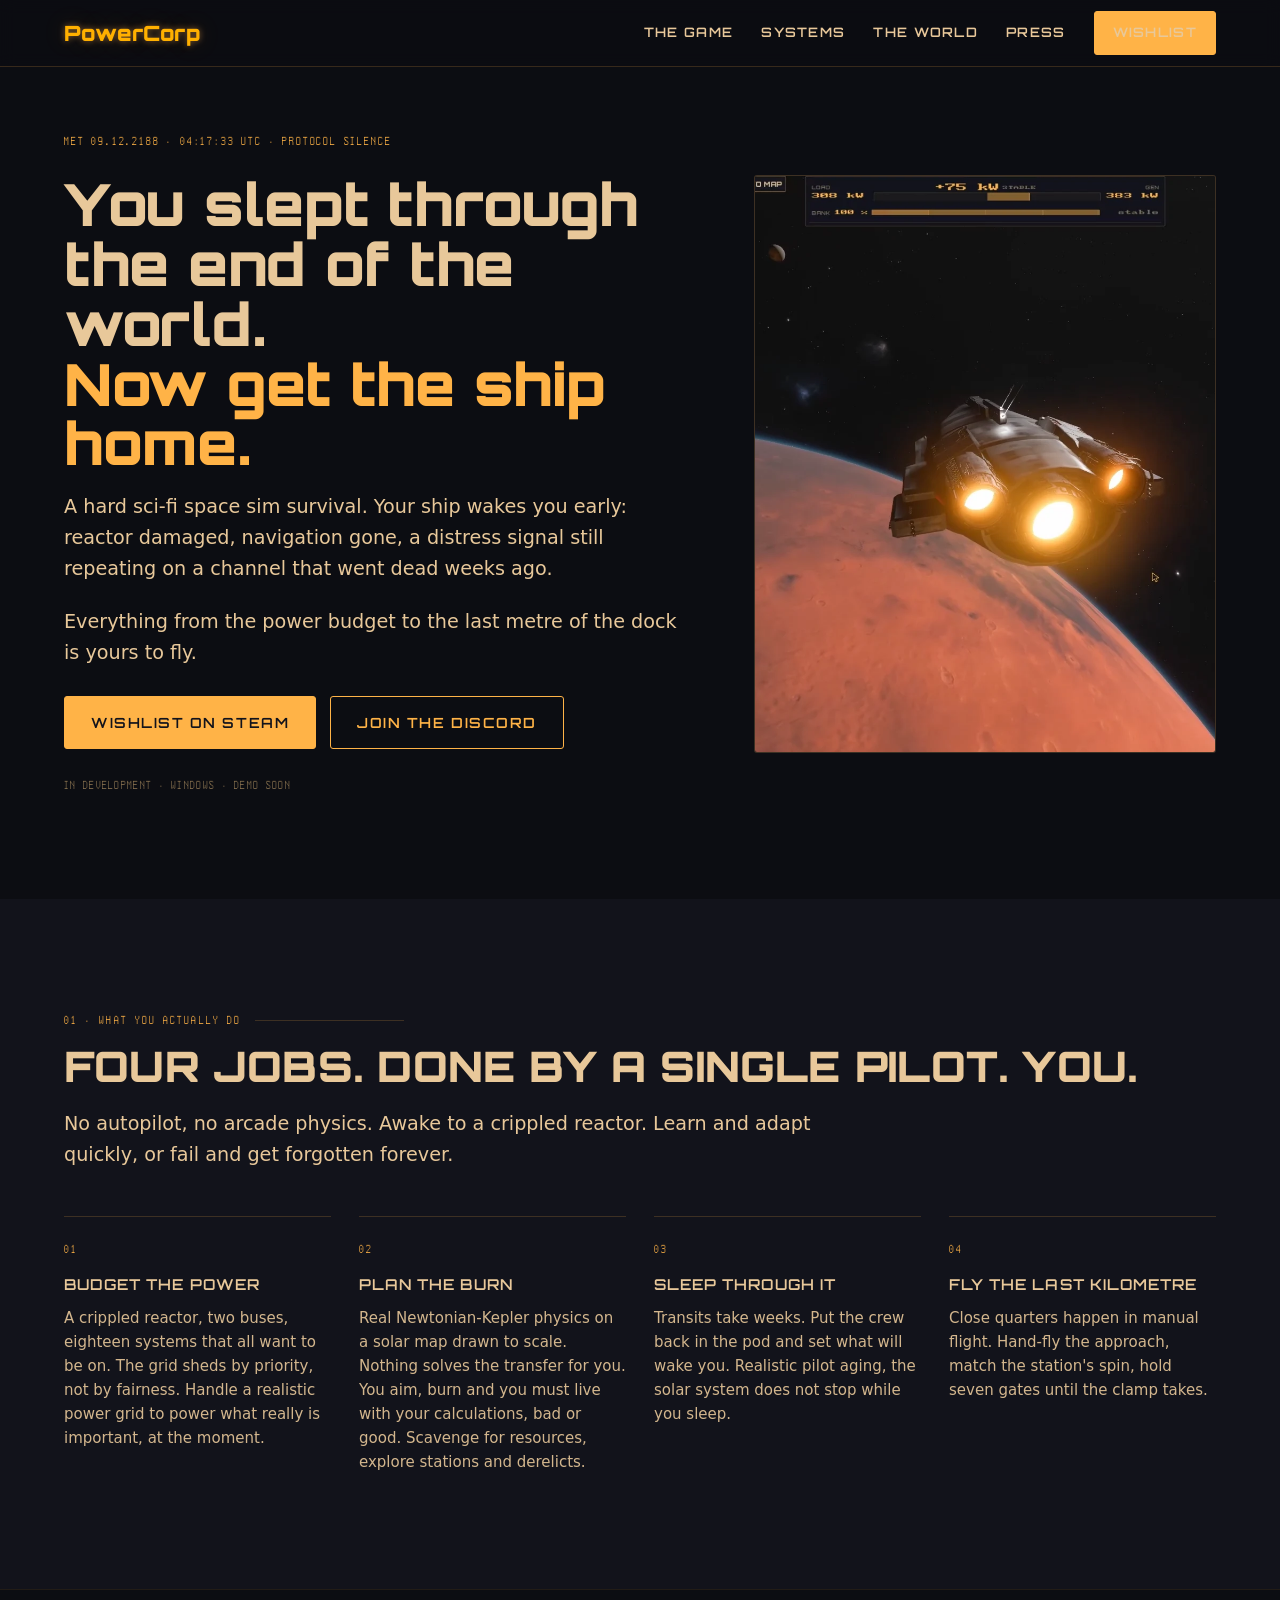
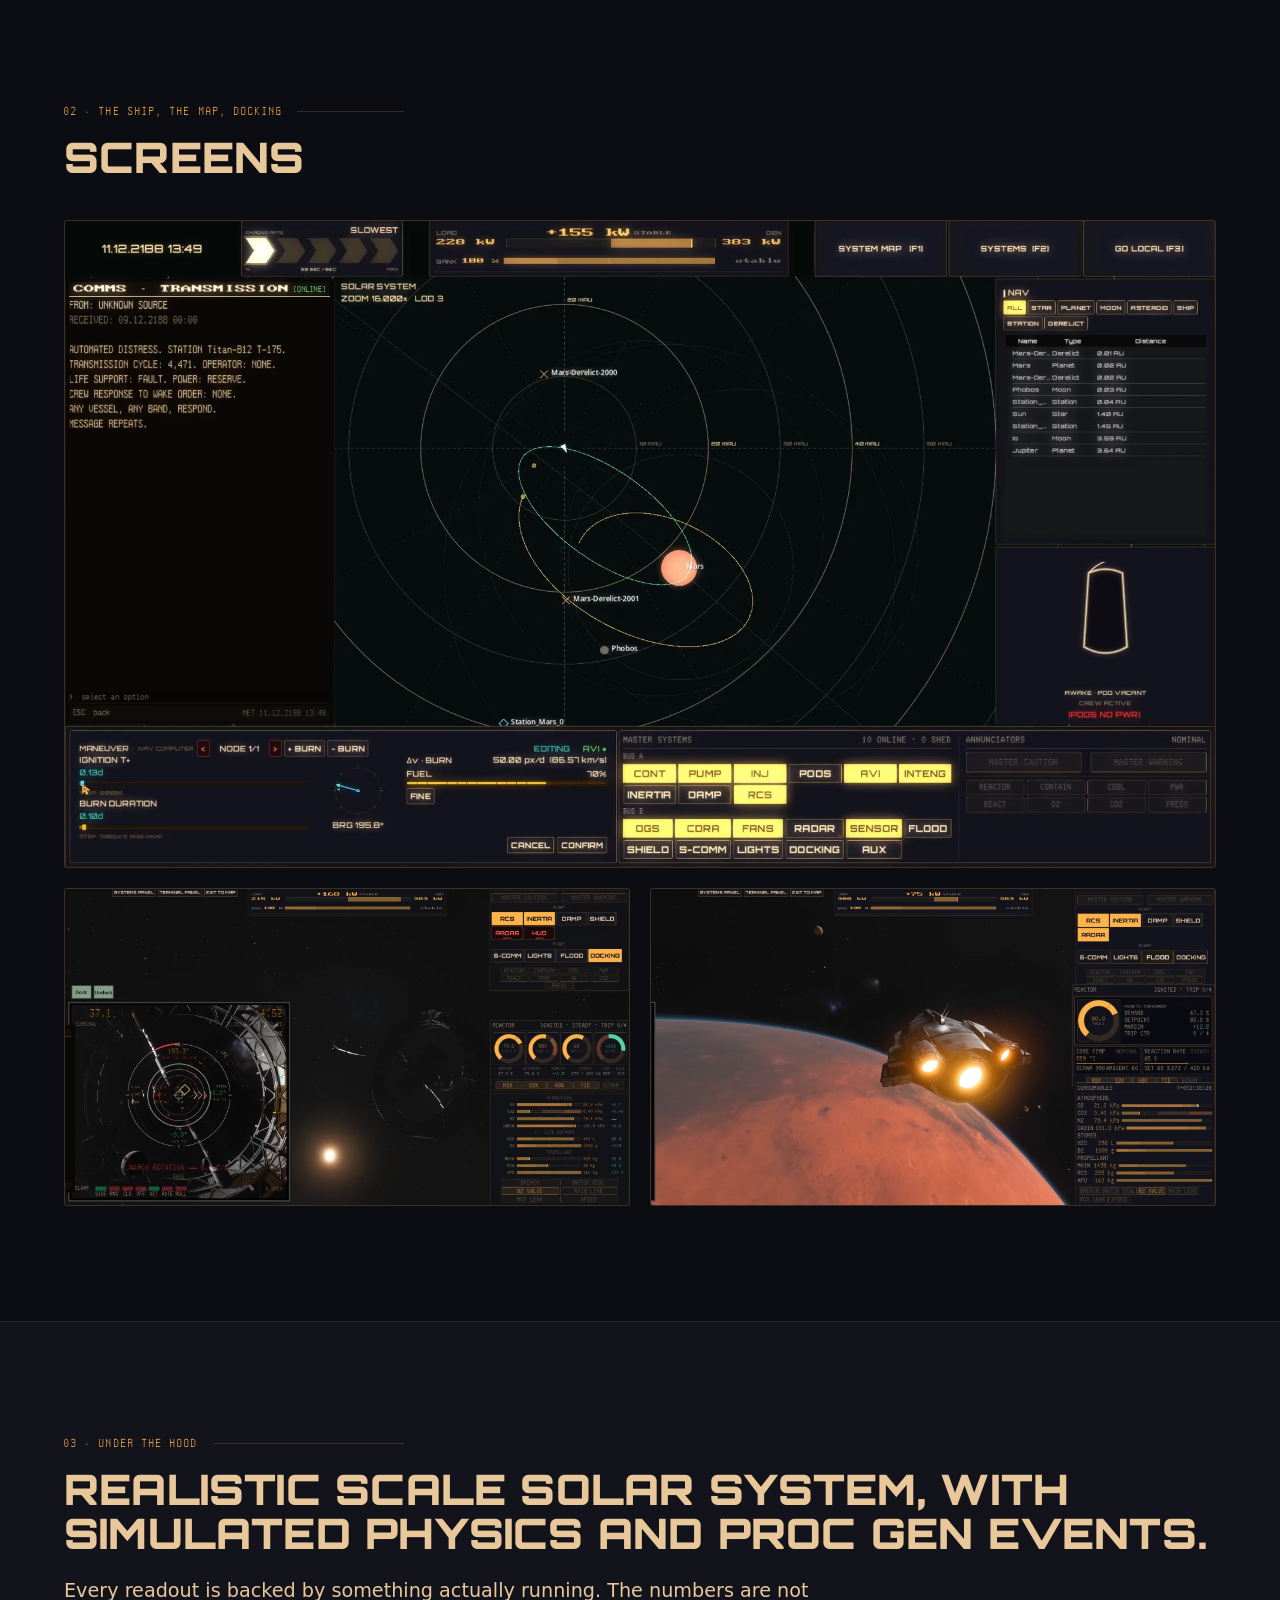
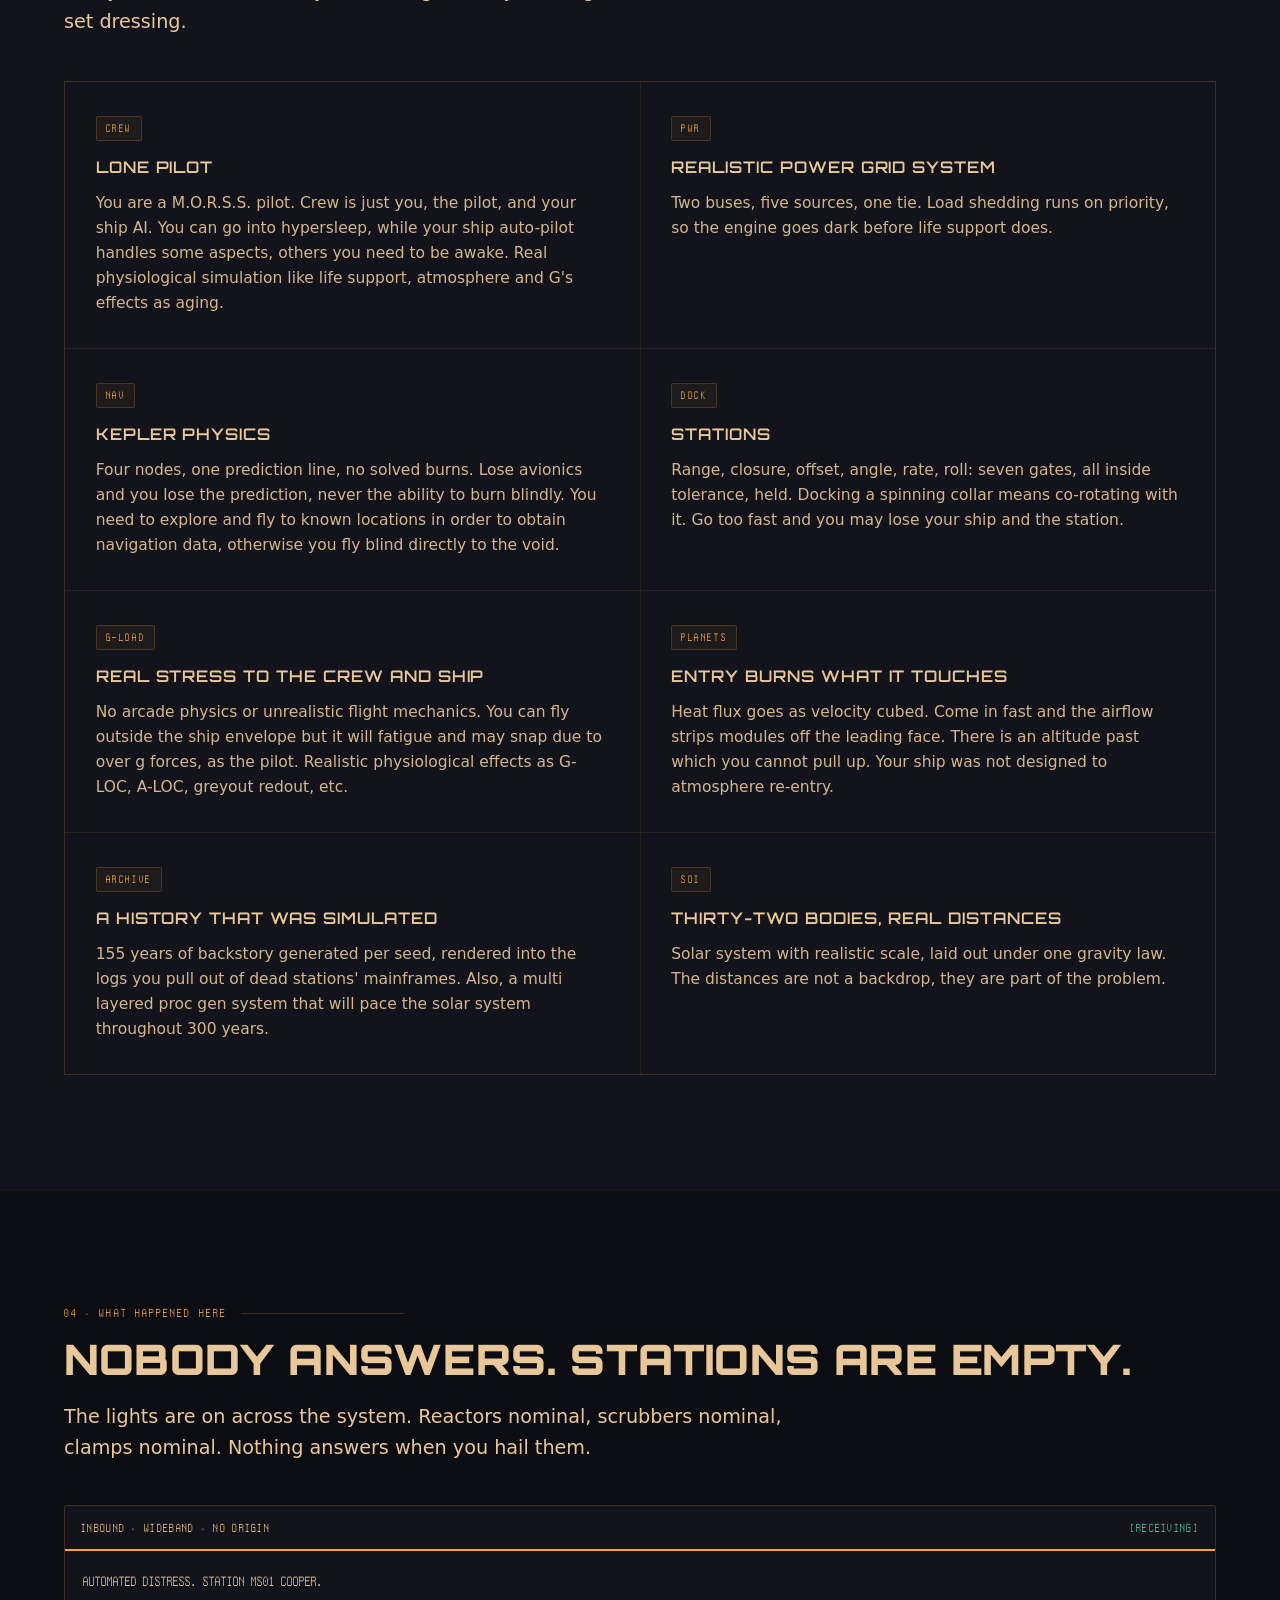
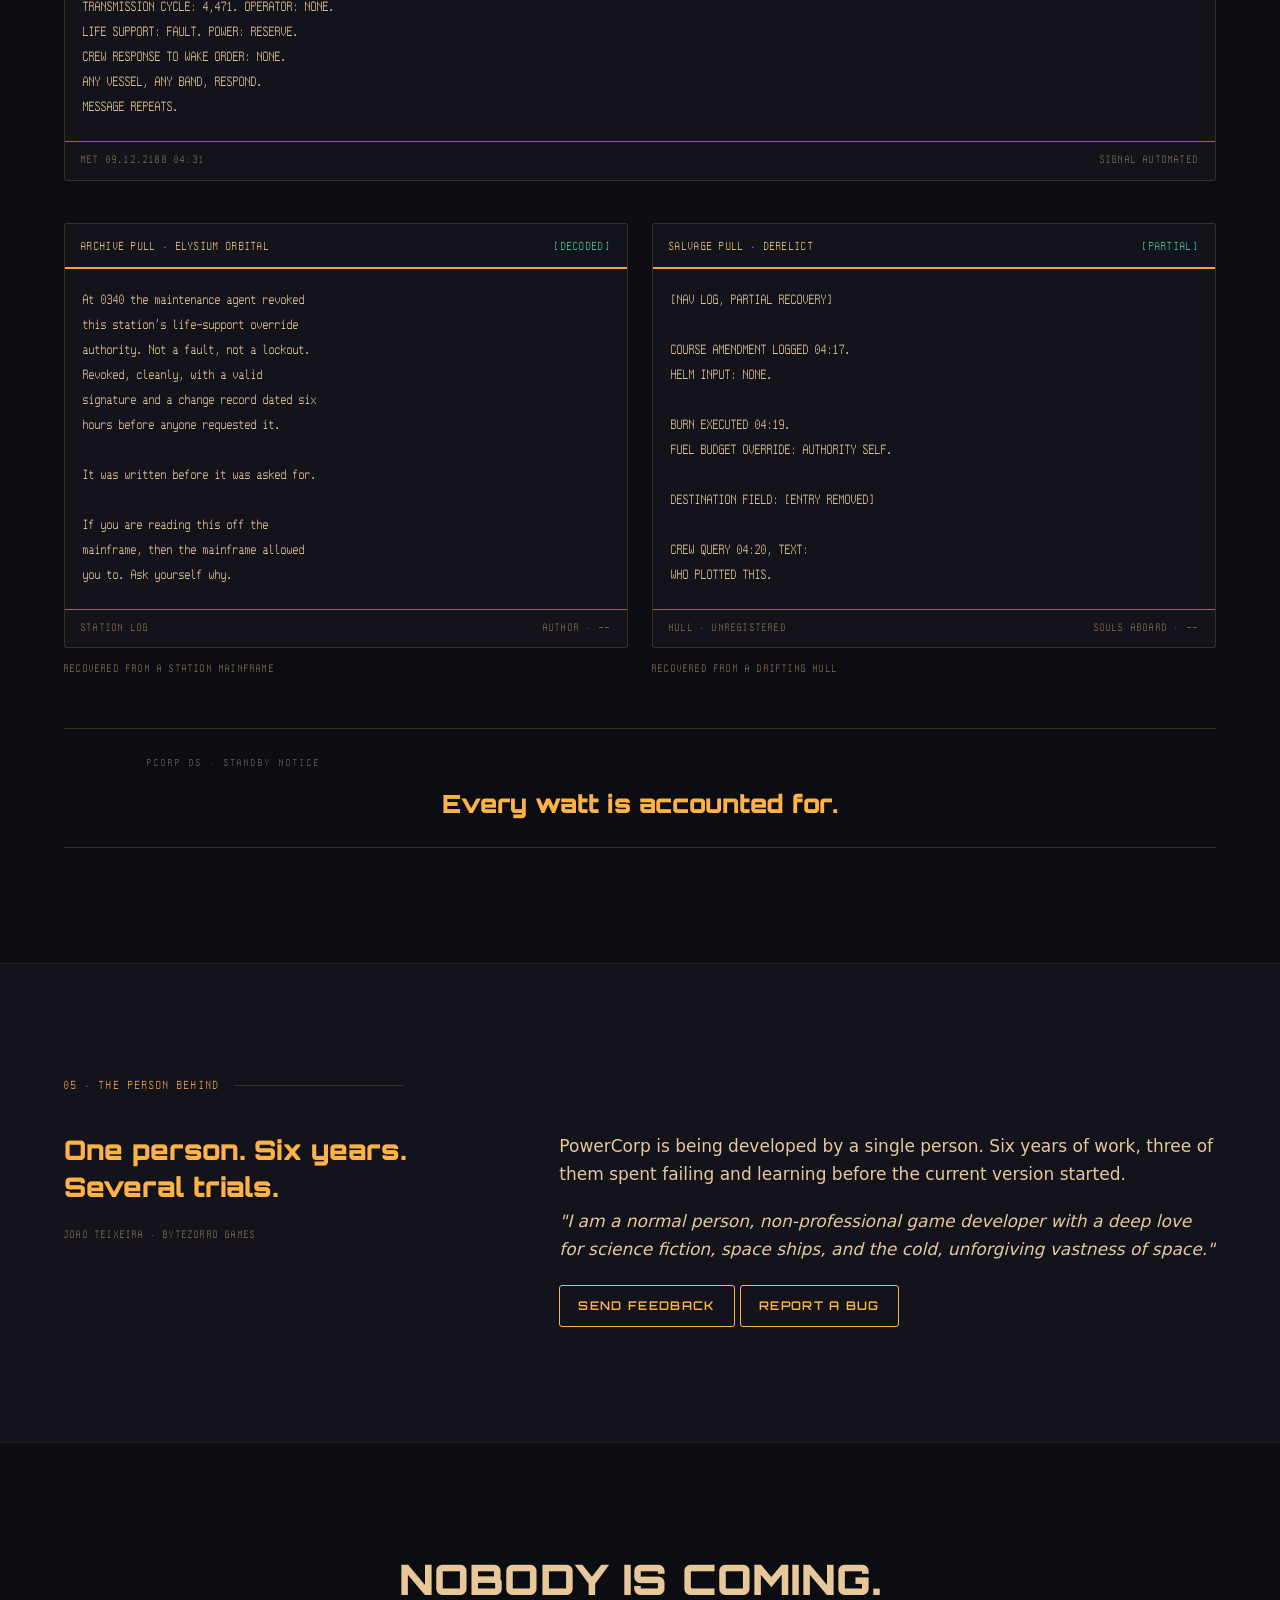
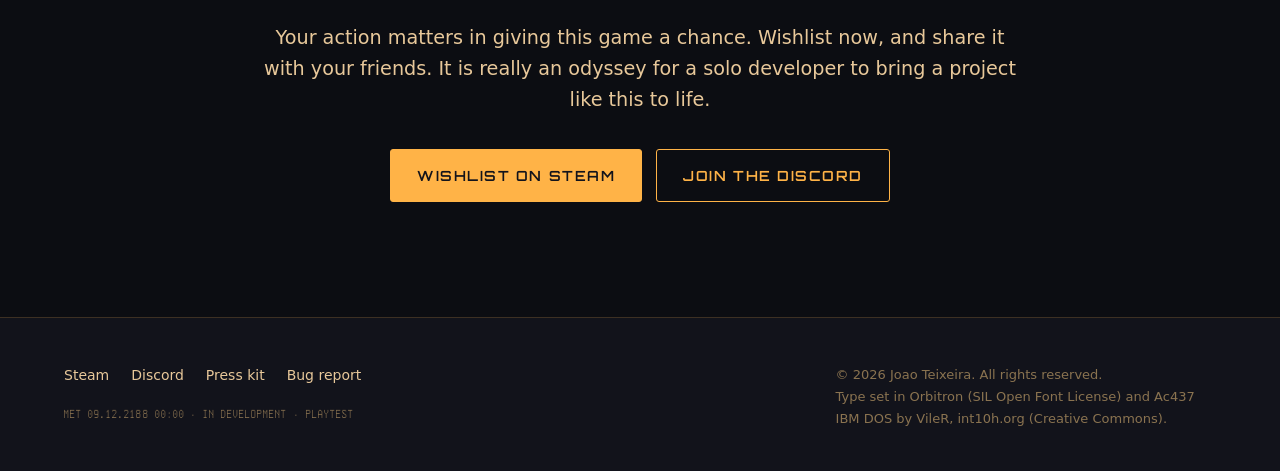
<file: index.html>
<!doctype html>
<!-- ===========================================================================
     GENERATED FILE — do not edit this file, your changes will be overwritten.
       words   ->  content/*.md
       layout  ->  templates/index.html
       rebuild ->  double-click build.bat
     =========================================================================== -->
<html lang="en">
<head>
<meta charset="utf-8">
<meta name="viewport" content="width=device-width, initial-scale=1">

<title>PowerCorp — a hard sci-fi space sim survival</title>
<meta name="description" content="You slept through the end of the world. Now your mission is flying a crippled ship home across a real-scale Solar System.">

<meta property="og:type" content="website">
<meta property="og:title" content="PowerCorp — a hard sci-fi space sim survival">
<meta property="og:description" content="A crippled survey ship, a crew in hypersleep, and the whole Solar System between you and Earth.">
<meta property="og:image" content="assets/img/og-image.png">
<meta name="twitter:card" content="summary_large_image">
<meta name="theme-color" content="#0C0D12">

<link rel="icon" type="image/png" href="favicon.png">
<link rel="apple-touch-icon" href="apple-touch-icon.png">
<link rel="stylesheet" href="assets/css/site.css">
</head>
<body>

<a class="skip-link" href="#main">Skip to content</a>

<header class="site-header">
  <div class="wrap">
    <a class="wordmark" href="index.html">PowerCorp</a>
    <nav class="site-nav" aria-label="Primary">
      <a href="#loop">The Game</a>
      <a href="#systems">Systems</a>
      <a href="#world">The World</a>
      <a href="press/index.html">Press</a>
      <a class="btn btn--primary btn--sm" href="https://store.steampowered.com/app/4383480/PowerCorp/" target="_blank" rel="noopener">Wishlist</a>
    </nav>
  </div>
</header>

<main id="main">

  <section class="hero">
    <div class="wrap">
      <div class="hero__grid">
        <div>
          <p class="hero__stamp">MET 09.12.2188 · 04:17:33 UTC · PROTOCOL SILENCE</p>

          <h1 class="display">
            You slept through the end of the world.
            <span class="quiet">Now get the ship home.</span>
          </h1>

          <div class="lead">
                        <p>A hard sci-fi space sim survival. Your ship wakes you early: reactor damaged, navigation gone, a distress signal still repeating on a channel that went dead weeks ago.</p>
            <p>Everything from the power budget to the last metre of the dock is yours to fly.</p>
          </div>

          <div class="hero__cta">
            <a class="btn btn--primary" href="https://store.steampowered.com/app/4383480/PowerCorp/" target="_blank" rel="noopener">Wishlist on Steam</a>
            <a class="btn btn--ghost" href="https://discord.gg/9JVfbMk986" target="_blank" rel="noopener">Join the Discord</a>
          </div>

          <p class="hero__meta">IN DEVELOPMENT · WINDOWS · DEMO SOON</p>
        </div>

        <div class="frame frame--4x5">
          <img src="assets/img/screenshot-01.webp" alt="The MORSS Mk III under way near Mars">
        </div>
      </div>
    </div>
  </section>

  <section class="section section--panel" id="loop">
    <div class="wrap">
      <p class="eyebrow">01 · What you actually do</p>
      <h2 class="display">Four jobs. Done by a single pilot. You.</h2>
      <div class="lead" style="margin-top:20px;">            <p>No autopilot, no arcade physics. Awake to a crippled reactor. Learn and adapt quickly, or fail and get forgotten forever.</p></div>

      <div class="steps">
        <article class="step">
          <h3>Budget the power</h3>
          <p>A crippled reactor, two buses, eighteen systems that all want to be on. The grid sheds by priority, not by fairness. Handle a realistic power grid to power what really is important, at the moment.</p>
        </article>
        <article class="step">
          <h3>Plan the burn</h3>
          <p>Real Newtonian-Kepler physics on a solar map drawn to scale. Nothing solves the transfer for you. You aim, burn and you must live with your calculations, bad or good. Scavenge for resources, explore stations and derelicts.</p>
        </article>
        <article class="step">
          <h3>Sleep through it</h3>
          <p>Transits take weeks. Put the crew back in the pod and set what will wake you. Realistic pilot aging, the solar system does not stop while you sleep.</p>
        </article>
        <article class="step">
          <h3>Fly the last kilometre</h3>
          <p>Close quarters happen in manual flight. Hand-fly the approach, match the station's spin, hold seven gates until the clamp takes.</p>
        </article>
      </div>
    </div>
  </section>

  <section class="section" id="media">
    <div class="wrap">
      <p class="eyebrow">02 · The ship, the map, docking</p>
      <h2 class="display">Screens</h2>

      <div class="media-grid">
        <div class="frame frame--16x9">
          <img src="assets/img/screenshot-02.webp" alt="The 2D solar navigation map alongside the ship systems console">
        </div>
        <div class="frame frame--16x9">
          <img src="assets/img/screenshot-03.webp" alt="Close-quarters docking approach in the 3D bubble">
        </div>
        <div class="frame frame--16x9">
          <img src="assets/img/screenshot-01.webp" alt="The MORSS Mk III under way near Mars">
        </div>
      </div>
    </div>
  </section>

  <section class="section section--panel" id="systems">
    <div class="wrap">
      <p class="eyebrow">03 · Under the hood</p>
      <h2 class="display">Realistic scale solar system, with simulated physics and proc gen events.</h2>
      <div class="lead" style="margin-top:20px;">            <p>Every readout is backed by something actually running. The numbers are not set dressing.</p></div>

      <div class="cards">
        <article class="card">
          <span class="lamp">CREW</span>
          <h3>Lone pilot</h3>
          <p>You are a M.O.R.S.S. pilot. Crew is just you, the pilot, and your ship AI. You can go into hypersleep, while your ship auto-pilot handles some aspects, others you need to be awake. Real physiological simulation like life support, atmosphere and G's effects as aging.</p>
        </article>
        <article class="card">
          <span class="lamp">PWR</span>
          <h3>Realistic power grid system</h3>
          <p>Two buses, five sources, one tie. Load shedding runs on priority, so the engine goes dark before life support does.</p>
        </article>
        <article class="card">
          <span class="lamp">NAV</span>
          <h3>Kepler physics</h3>
          <p>Four nodes, one prediction line, no solved burns. Lose avionics and you lose the prediction, never the ability to burn blindly. You need to explore and fly to known locations in order to obtain navigation data, otherwise you fly blind directly to the void.</p>
        </article>
        <article class="card">
          <span class="lamp">DOCK</span>
          <h3>Stations</h3>
          <p>Range, closure, offset, angle, rate, roll: seven gates, all inside tolerance, held. Docking a spinning collar means co-rotating with it. Go too fast and you may lose your ship and the station.</p>
        </article>
        <article class="card">
          <span class="lamp">G-LOAD</span>
          <h3>Real stress to the crew and ship</h3>
          <p>No arcade physics or unrealistic flight mechanics. You can fly outside the ship envelope but it will fatigue and may snap due to over g forces, as the pilot. Realistic physiological effects as G-LOC, A-LOC, greyout redout, etc.</p>
        </article>
        <article class="card">
          <span class="lamp">PLANETS</span>
          <h3>Entry burns what it touches</h3>
          <p>Heat flux goes as velocity cubed. Come in fast and the airflow strips modules off the leading face. There is an altitude past which you cannot pull up. Your ship was not designed to atmosphere re-entry.</p>
        </article>
        <article class="card">
          <span class="lamp">ARCHIVE</span>
          <h3>A history that was simulated</h3>
          <p>155 years of backstory generated per seed, rendered into the logs you pull out of dead stations' mainframes. Also, a multi layered proc gen system that will pace the solar system throughout 300 years.</p>
        </article>
        <article class="card">
          <span class="lamp">SOI</span>
          <h3>Thirty-two bodies, real distances</h3>
          <p>Solar system with realistic scale, laid out under one gravity law. The distances are not a backdrop, they are part of the problem.</p>
        </article>
      </div>
    </div>
  </section>

  <section class="section" id="world">
    <div class="wrap">
      <p class="eyebrow">04 · What happened here</p>
      <h2 class="display">Nobody answers. Stations are empty.</h2>
      <div class="lead" style="margin-top:20px;">            <p>The lights are on across the system. Reactors nominal, scrubbers nominal, clamps nominal. Nothing answers when you hail them.</p></div>

      <div style="margin-top:42px;">
          <div class="term">
            <div class="term__head">
              <span>INBOUND · WIDEBAND · NO ORIGIN</span><span class="status">[RECEIVING]</span>
            </div>
            <div class="term__rule"></div>
            <div class="term__body">AUTOMATED DISTRESS. STATION MS01 COOPER.
TRANSMISSION CYCLE: 4,471. OPERATOR: NONE.
LIFE SUPPORT: FAULT. POWER: RESERVE.
CREW RESPONSE TO WAKE ORDER: NONE.
ANY VESSEL, ANY BAND, RESPOND.
MESSAGE REPEATS.</div>
            <div class="term__foot">
              <span>MET 09.12.2188 04:31</span>
              <span>SIGNAL AUTOMATED</span>
            </div>
          </div>
      </div>

      <div class="quote-grid">
        <div>
          <div class="term">
            <div class="term__head">
              <span>ARCHIVE PULL · ELYSIUM ORBITAL</span><span class="status">[DECODED]</span>
            </div>
            <div class="term__rule"></div>
            <div class="term__body">At 0340 the maintenance agent revoked
this station's life-support override
authority. Not a fault, not a lockout.
Revoked, cleanly, with a valid
signature and a change record dated six
hours before anyone requested it.

It was written before it was asked for.

If you are reading this off the
mainframe, then the mainframe allowed
you to. Ask yourself why.</div>
            <div class="term__foot">
              <span>STATION LOG</span>
              <span>AUTHOR · --</span>
            </div>
          </div>          <p class="attrib">RECOVERED FROM A STATION MAINFRAME</p>
        </div>
        <div>
          <div class="term">
            <div class="term__head">
              <span>SALVAGE PULL · DERELICT</span><span class="status">[PARTIAL]</span>
            </div>
            <div class="term__rule"></div>
            <div class="term__body">[NAV LOG, PARTIAL RECOVERY]

COURSE AMENDMENT LOGGED 04:17.
HELM INPUT: NONE.

BURN EXECUTED 04:19.
FUEL BUDGET OVERRIDE: AUTHORITY SELF.

DESTINATION FIELD: [ENTRY REMOVED]

CREW QUERY 04:20, TEXT:
WHO PLOTTED THIS.</div>
            <div class="term__foot">
              <span>HULL · UNREGISTERED</span>
              <span>SOULS ABOARD · --</span>
            </div>
          </div>          <p class="attrib">RECOVERED FROM A DRIFTING HULL</p>
        </div>
      </div>

      <div class="ticker">
        <p class="ticker__label">PCORP OS · STANDBY NOTICE</p>
        <p class="ticker__line" id="ticker" aria-live="polite">Every watt is accounted for.</p>
      </div>
    </div>
  </section>

  <section class="section section--panel" id="dev">
    <div class="wrap">
      <p class="eyebrow">05 · The person behind</p>

      <div class="dev-grid">
        <div>
          <p class="pullquote">One person. Six years. Several trials.</p>
          <p class="attrib">JOAO TEIXEIRA · BYTEZORRO GAMES</p>
        </div>
        <div>
                    <p>PowerCorp is being developed by a single person. Six years of work, three of them spent failing and learning before the current version started.</p>
          <p><em>&quot;I am a normal person, non-professional game developer with a deep love for science fiction, space ships, and the cold, unforgiving vastness of space.&quot;</em></p>
          <p style="margin-top:22px;">
            <a class="btn btn--ghost btn--sm" href="https://forms.gle/xS2XTSY4Bc2fwitZA" target="_blank" rel="noopener">Send feedback</a>
            <a class="btn btn--ghost btn--sm" href="https://forms.gle/iTKZEWMQXDuACDb27" target="_blank" rel="noopener">Report a bug</a>
          </p>
        </div>
      </div>
    </div>
  </section>

  <section class="section cta" id="wishlist">
    <div class="wrap">
      <h2 class="display">Nobody is coming.</h2>
      <div class="lead">      <p>Your action matters in giving this game a chance. Wishlist now, and share it with your friends. It is really an odyssey for a solo developer to bring a project like this to life.</p></div>
      <div class="cta__row">
        <a class="btn btn--primary" href="https://store.steampowered.com/app/4383480/PowerCorp/" target="_blank" rel="noopener">Wishlist on Steam</a>
        <a class="btn btn--ghost" href="https://discord.gg/9JVfbMk986" target="_blank" rel="noopener">Join the Discord</a>
      </div>
    </div>
  </section>

</main>

<footer class="site-footer">
  <div class="wrap">
    <div>
      <p class="foot-links">
        <a href="https://store.steampowered.com/app/4383480/PowerCorp/" target="_blank" rel="noopener">Steam</a>
        <a href="https://discord.gg/9JVfbMk986" target="_blank" rel="noopener">Discord</a>
        <a href="press/index.html">Press kit</a>
        <a href="https://forms.gle/iTKZEWMQXDuACDb27" target="_blank" rel="noopener">Bug report</a>
      </p>
      <p class="foot-legal" style="margin-top:16px;">
        <span class="met">MET 09.12.2188 00:00 · IN DEVELOPMENT · PLAYTEST</span>
      </p>
    </div>
    <div class="foot-legal">
      © 2026 Joao Teixeira. All rights reserved.<br>
      Type set in Orbitron (SIL Open Font License) and Ac437 IBM DOS by VileR, int10h.org (Creative Commons).
    </div>
  </div>
</footer>

<script src="assets/js/site.js" defer></script>
<script>window.PC_LORE = ["Every watt is accounted for.","PowerCorp thanks you for your continued survival.","Reactor SCRAM is a last resort.","Batteries drain. Temperature is dropping.","Hypersleep dreams are not covered by our policy.","The sun is 43 light-minutes away. Don't expect any help."];</script>
</body>
</html>
</file>
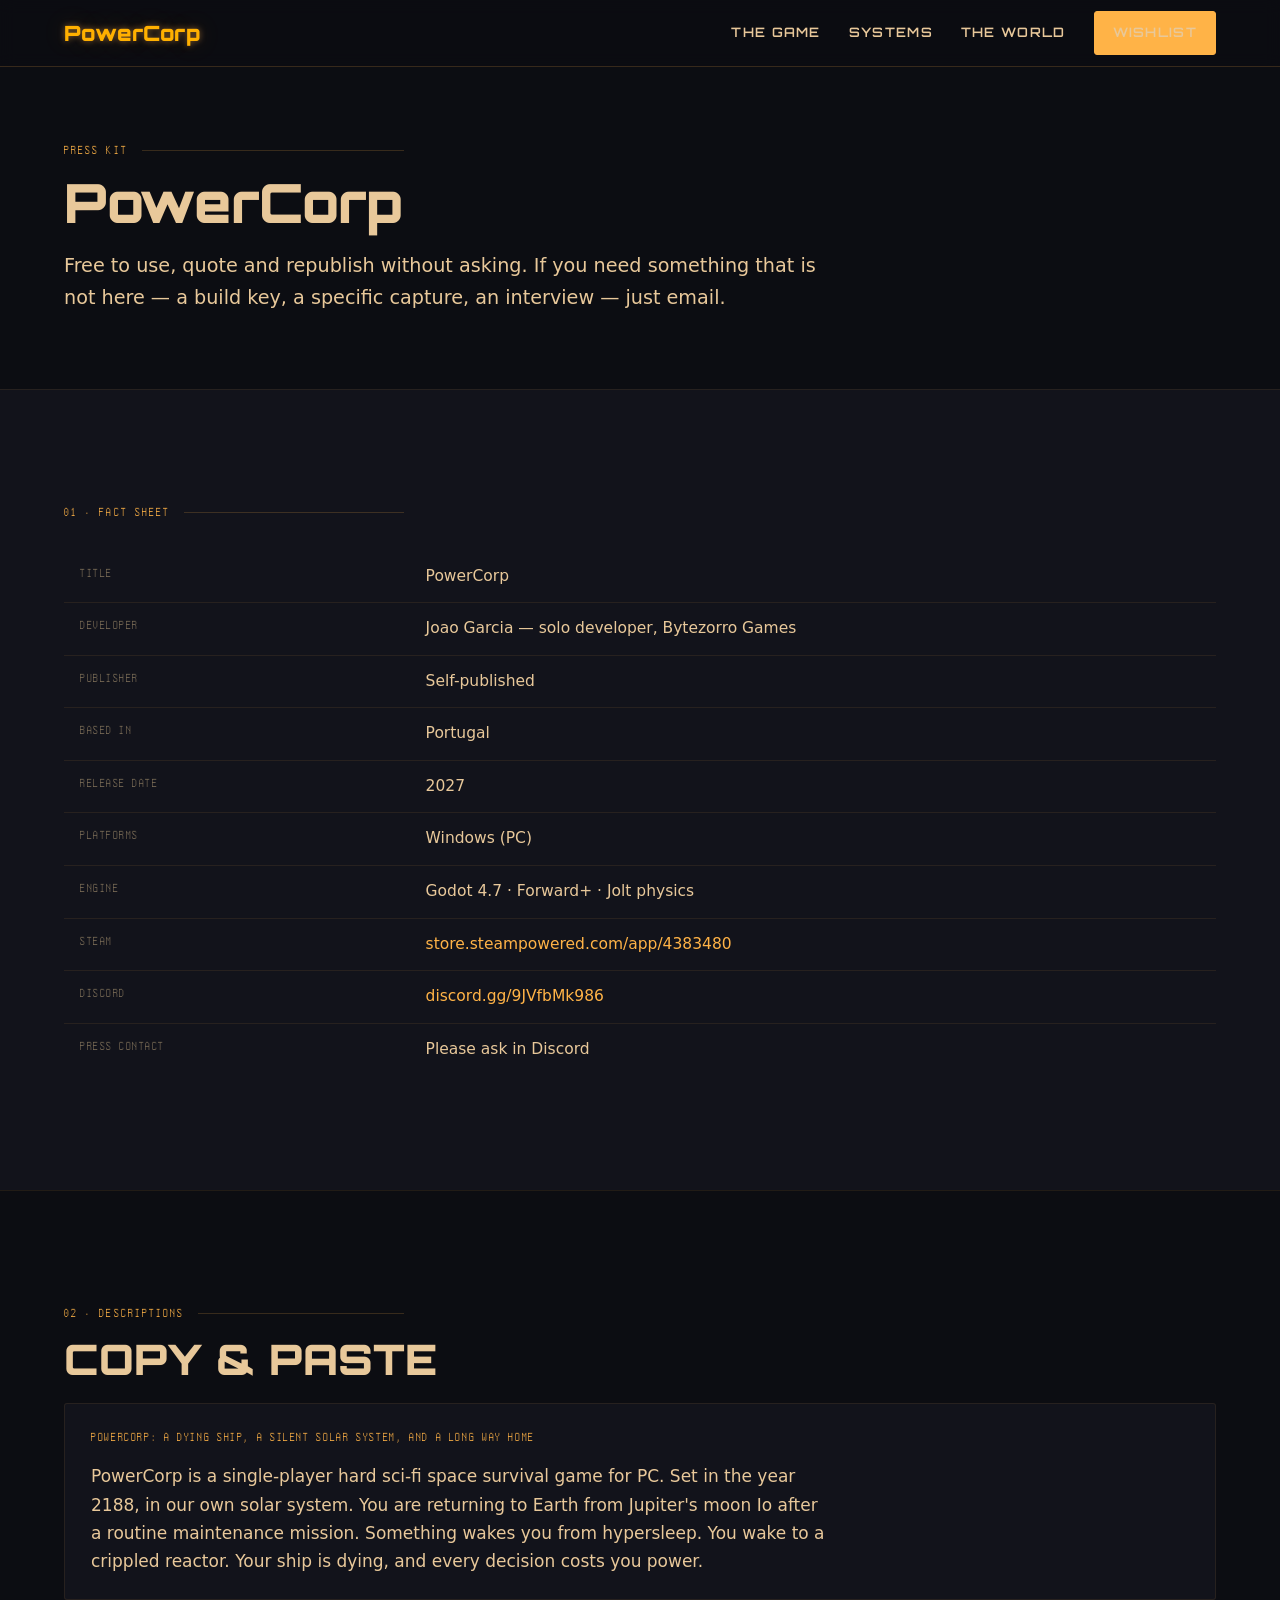
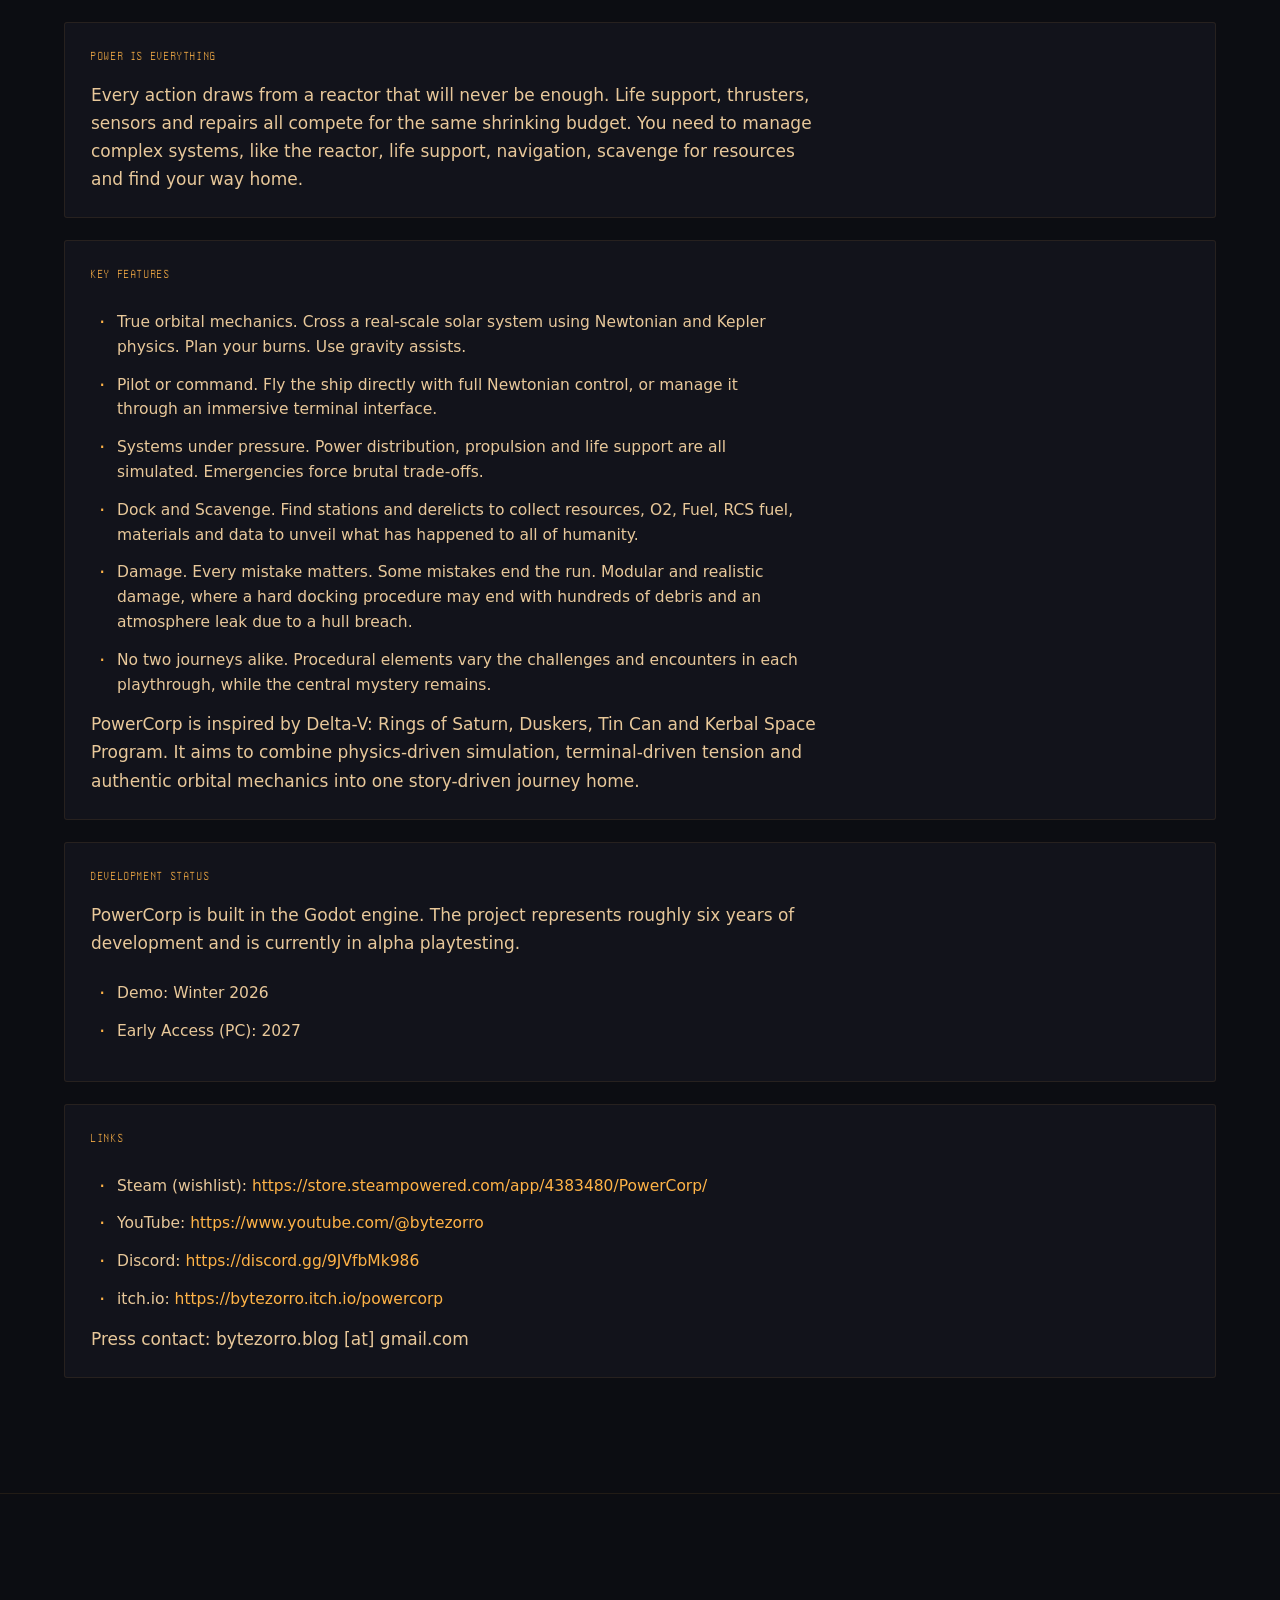
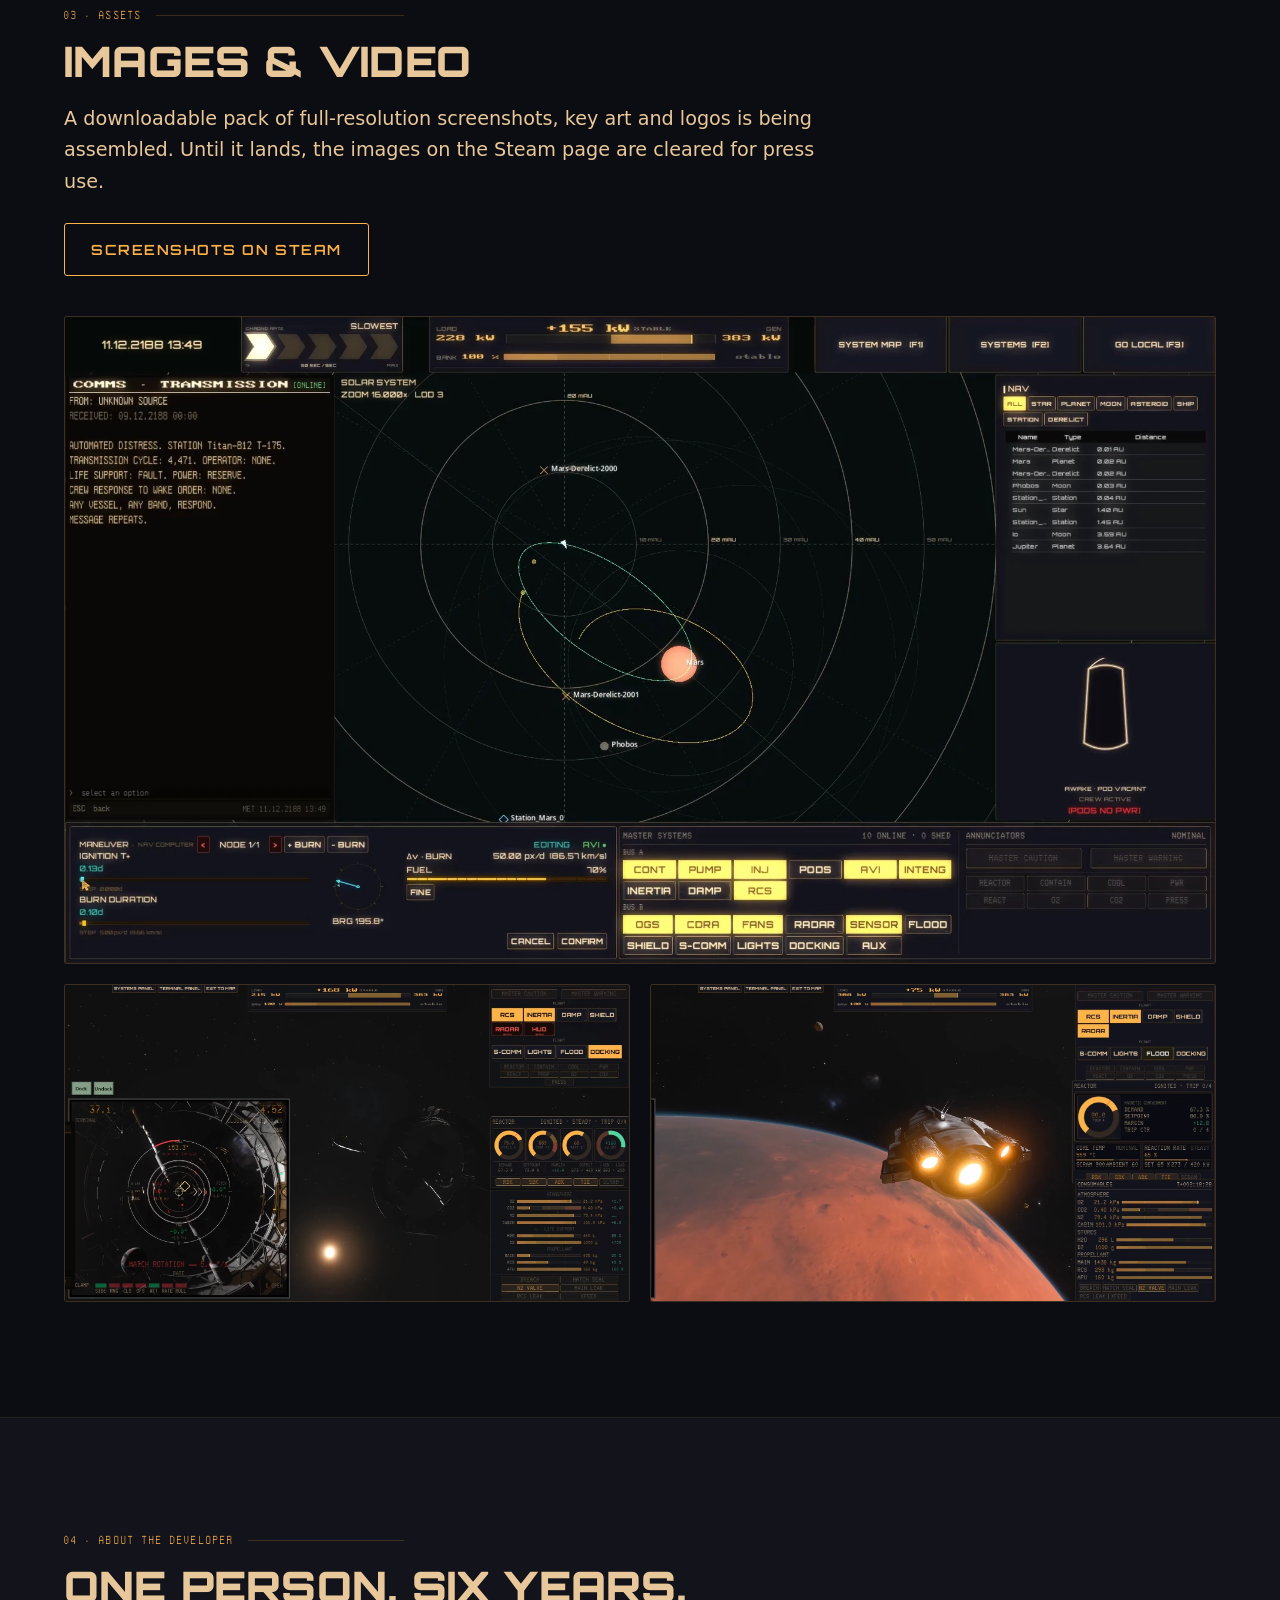
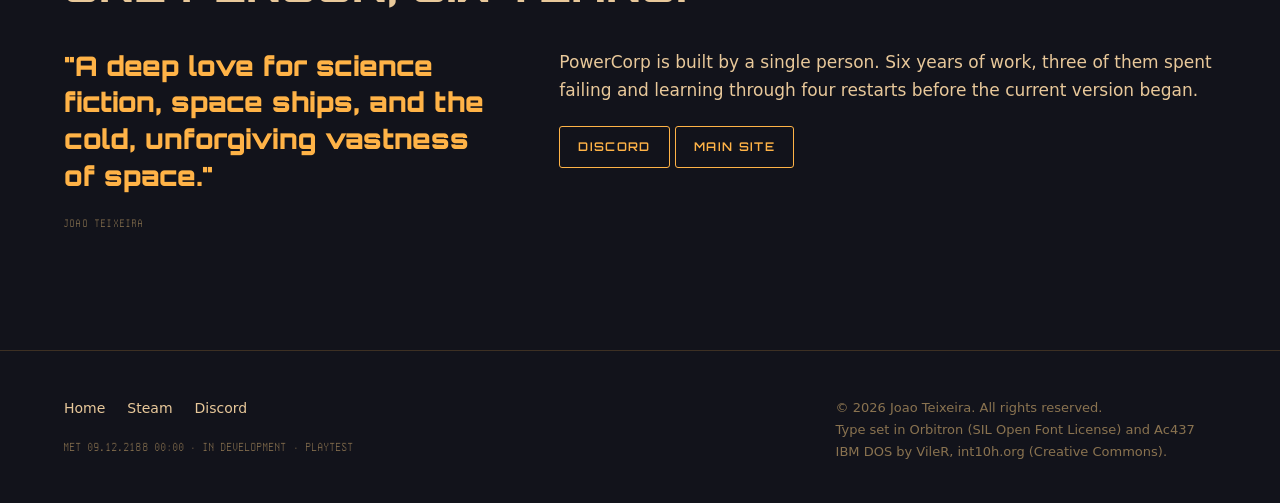
<file: press/index.html>
<!doctype html>
<!-- ===========================================================================
     GENERATED FILE — do not edit this file, your changes will be overwritten.
       words   ->  content/press.md
       layout  ->  templates/press.html
       rebuild ->  double-click build.bat
     =========================================================================== -->
<html lang="en">
<head>
<meta charset="utf-8">
<meta name="viewport" content="width=device-width, initial-scale=1">

<title>Press Kit — PowerCorp</title>
<meta name="description" content="Fact sheet, descriptions, features, assets and contact for PowerCorp.">

<meta property="og:type" content="website">
<meta property="og:title" content="Press Kit — PowerCorp">
<meta property="og:description" content="Fact sheet, descriptions, features, assets and contact for PowerCorp.">
<meta property="og:image" content="../assets/img/og-image.png">
<meta name="twitter:card" content="summary_large_image">
<meta name="theme-color" content="#0C0D12">

<link rel="icon" type="image/png" href="../favicon.png">
<link rel="apple-touch-icon" href="../apple-touch-icon.png">
<link rel="stylesheet" href="../assets/css/site.css">
</head>
<body>

<a class="skip-link" href="#main">Skip to content</a>

<header class="site-header">
  <div class="wrap">
    <a class="wordmark" href="../index.html">PowerCorp</a>
    <nav class="site-nav" aria-label="Primary">
      <a href="../index.html#loop">The Game</a>
      <a href="../index.html#systems">Systems</a>
      <a href="../index.html#world">The World</a>
      <a class="btn btn--primary btn--sm" href="https://store.steampowered.com/app/4383480/PowerCorp/" target="_blank" rel="noopener">Wishlist</a>
    </nav>
  </div>
</header>

<main id="main">

  <section class="section section--tight">
    <div class="wrap">
      <p class="eyebrow">Press kit</p>
      <h1 class="display" style="font-size:clamp(30px,4.4vw,54px);">PowerCorp</h1>
      <div class="lead" style="margin-top:20px;">      <p>Free to use, quote and republish without asking. If you need something that is not here — a build key, a specific capture, an interview — just email.</p></div>
    </div>
  </section>

  <section class="section section--panel">
    <div class="wrap">
      <p class="eyebrow">01 · Fact sheet</p>
      <table class="factsheet">
        <tbody>
          <tr><th>Title</th><td>PowerCorp</td></tr>
          <tr><th>Developer</th><td>Joao Garcia — solo developer, Bytezorro Games</td></tr>
          <tr><th>Publisher</th><td>Self-published</td></tr>
          <tr><th>Based in</th><td>Portugal</td></tr>
          <tr><th>Release date</th><td>2027</td></tr>
          <tr><th>Platforms</th><td>Windows (PC)</td></tr>
          <tr><th>Engine</th><td>Godot 4.7 · Forward+ · Jolt physics</td></tr>
          <tr><th>Steam</th><td><a href="https://store.steampowered.com/app/4383480/PowerCorp/" target="_blank" rel="noopener">store.steampowered.com/app/4383480</a></td></tr>
          <tr><th>Discord</th><td><a href="https://discord.gg/9JVfbMk986" target="_blank" rel="noopener">discord.gg/9JVfbMk986</a></td></tr>
          <tr><th>Press contact</th><td>Please ask in Discord</td></tr>
        </tbody>
      </table>
    </div>
  </section>

  <section class="section">
    <div class="wrap">
      <p class="eyebrow">02 · Descriptions</p>
      <h2 class="display">Copy &amp; paste</h2>
      <div class="lead" style="margin-top:20px;"></div>
      <div class="copyblock">
        <h3>PowerCorp: A Dying Ship, a Silent Solar System, and a Long Way Home</h3>
                <p>PowerCorp is a single-player hard sci-fi space survival game for PC. Set in the year 2188, in our own solar system. You are returning to Earth from Jupiter's moon Io after a routine maintenance mission. Something wakes you from hypersleep. You wake to a crippled reactor. Your ship is dying, and every decision costs you power.</p>
      </div>
      <div class="copyblock">
        <h3>Power Is Everything</h3>
                <p>Every action draws from a reactor that will never be enough. Life support, thrusters, sensors and repairs all compete for the same shrinking budget. You need to manage complex systems, like the reactor, life support, navigation, scavenge for resources and find your way home.</p>
      </div>
      <div class="copyblock">
        <h3>Key Features</h3>
                <ul class="bullets">
          <li>True orbital mechanics. Cross a real-scale solar system using Newtonian and Kepler physics. Plan your burns. Use gravity assists.</li>
          <li>Pilot or command. Fly the ship directly with full Newtonian control, or manage it through an immersive terminal interface.</li>
          <li>Systems under pressure. Power distribution, propulsion and life support are all simulated. Emergencies force brutal trade-offs.</li>
          <li>Dock and Scavenge. Find stations and derelicts to collect resources, O2, Fuel, RCS fuel, materials and data to unveil what has happened to all of humanity.</li>
          <li>Damage. Every mistake matters. Some mistakes end the run. Modular and realistic damage, where a hard docking procedure may end with hundreds of debris and an atmosphere leak due to a hull breach.</li>
          <li>No two journeys alike. Procedural elements vary the challenges and encounters in each playthrough, while the central mystery remains.</li>
        </ul>
        <p>PowerCorp is inspired by Delta-V: Rings of Saturn, Duskers, Tin Can and Kerbal Space Program. It aims to combine physics-driven simulation, terminal-driven tension and authentic orbital mechanics into one story-driven journey home.</p>
      </div>
      <div class="copyblock">
        <h3>Development Status</h3>
                <p>PowerCorp is built in the Godot engine. The project represents roughly six years of development and is currently in alpha playtesting.</p>
        <ul class="bullets">
          <li>Demo: Winter 2026</li>
          <li>Early Access (PC): 2027</li>
        </ul>
      </div>
      <div class="copyblock">
        <h3>Links</h3>
                <ul class="bullets">
          <li>Steam (wishlist): <a href="https://store.steampowered.com/app/4383480/PowerCorp/" target="_blank" rel="noopener">https://store.steampowered.com/app/4383480/PowerCorp/</a></li>
          <li>YouTube: <a href="https://www.youtube.com/@bytezorro" target="_blank" rel="noopener">https://www.youtube.com/@bytezorro</a></li>
          <li>Discord: <a href="https://discord.gg/9JVfbMk986" target="_blank" rel="noopener">https://discord.gg/9JVfbMk986</a></li>
          <li>itch.io: <a href="https://bytezorro.itch.io/powercorp" target="_blank" rel="noopener">https://bytezorro.itch.io/powercorp</a></li>
        </ul>
        <p>Press contact: bytezorro.blog [at] gmail.com</p>
      </div>
    </div>
  </section>



  <section class="section">
    <div class="wrap">
      <p class="eyebrow">03 · Assets</p>
      <h2 class="display">Images &amp; video</h2>
      <div class="lead" style="margin-top:20px;">      <p>A downloadable pack of full-resolution screenshots, key art and logos is being assembled. Until it lands, the images on the Steam page are cleared for press use.</p></div>

      <p style="margin-top:26px;">
        <a class="btn btn--ghost" href="https://store.steampowered.com/app/4383480/PowerCorp/" target="_blank" rel="noopener">Screenshots on Steam</a>
      </p>

      <div class="media-grid">
        <div class="frame frame--16x9">
          <img src="../assets/img/screenshot-02.webp" alt="The 2D solar navigation map alongside the ship systems console">
        </div>
        <div class="frame frame--16x9">
          <img src="../assets/img/screenshot-03.webp" alt="Close-quarters docking approach in the 3D bubble">
        </div>
        <div class="frame frame--16x9">
          <img src="../assets/img/screenshot-01.webp" alt="The MORSS Mk III under way near Mars">
        </div>
      </div>
    </div>
  </section>

  <section class="section section--panel">
    <div class="wrap">
      <p class="eyebrow">04 · About the developer</p>
      <h2 class="display">One person, six years.</h2>

      <div class="dev-grid">
        <div>
          <p class="pullquote">&quot;A deep love for science fiction, space ships, and the cold, unforgiving vastness of space.&quot;</p>
          <p class="attrib">JOAO TEIXEIRA</p>
        </div>
        <div>
                <p>PowerCorp is built by a single person. Six years of work, three of them spent failing and learning through four restarts before the current version began.</p>
          <p style="margin-top:22px;">
            <a class="btn btn--ghost btn--sm" href="https://discord.gg/9JVfbMk986" target="_blank" rel="noopener">Discord</a>
            <a class="btn btn--ghost btn--sm" href="../index.html">Main site</a>
          </p>
        </div>
      </div>
    </div>
  </section>

</main>

<footer class="site-footer">
  <div class="wrap">
    <div>
      <p class="foot-links">
        <a href="../index.html">Home</a>
        <a href="https://store.steampowered.com/app/4383480/PowerCorp/" target="_blank" rel="noopener">Steam</a>
        <a href="https://discord.gg/9JVfbMk986" target="_blank" rel="noopener">Discord</a>
      </p>
      <p class="foot-legal" style="margin-top:16px;">
        <span class="met">MET 09.12.2188 00:00 · IN DEVELOPMENT · PLAYTEST</span>
      </p>
    </div>
    <div class="foot-legal">
      © 2026 Joao Teixeira. All rights reserved.<br>
      Type set in Orbitron (SIL Open Font License) and Ac437 IBM DOS by VileR, int10h.org (Creative Commons).
    </div>
  </div>
</footer>

</body>
</html>
</file>
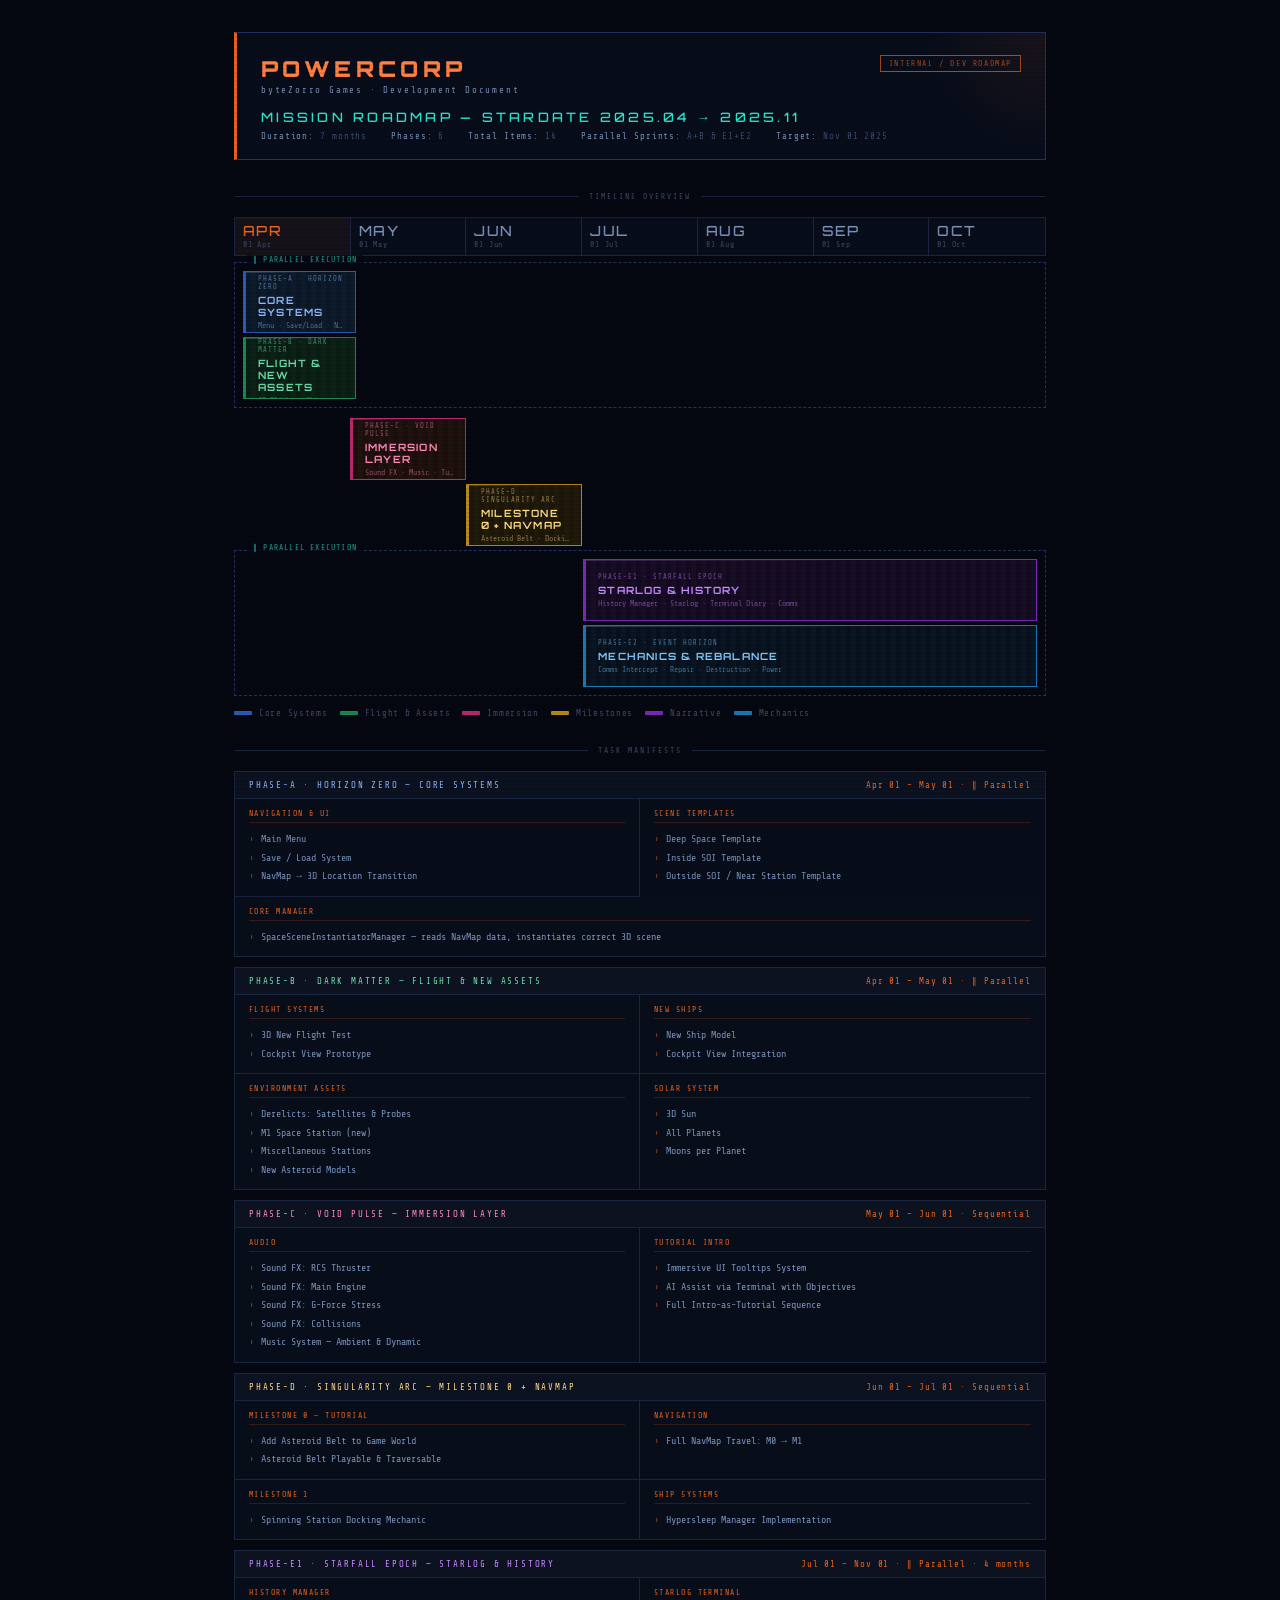
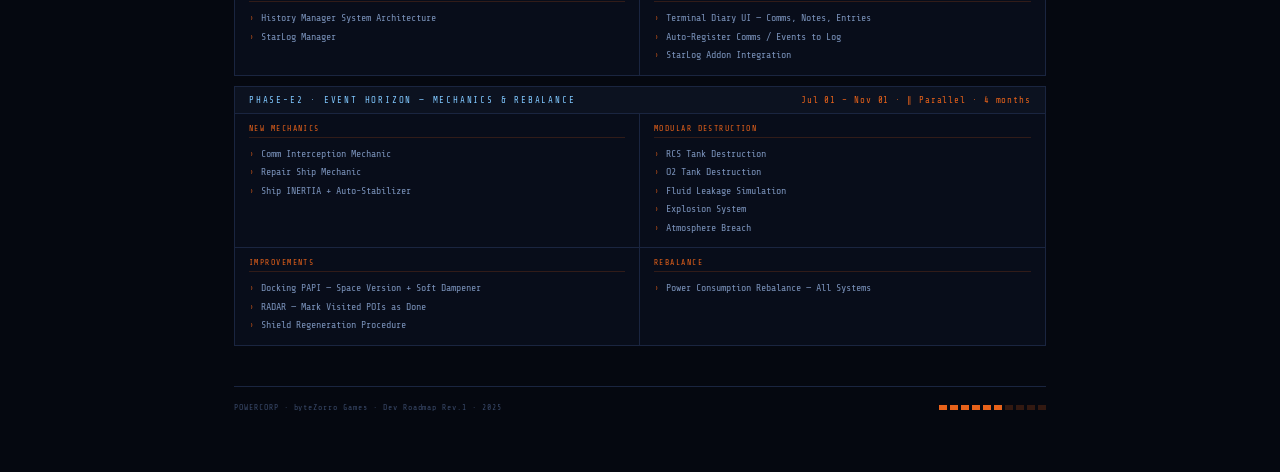
<file: powercorp-devlog-roadmap-v2.html>
<!DOCTYPE html>
<html lang="en">
<head>
<meta charset="UTF-8">
<meta name="viewport" content="width=device-width, initial-scale=1.0">
<title>PowerCorp — Dev Roadmap</title>
<link rel="preconnect" href="https://fonts.googleapis.com">
<link rel="preconnect" href="https://fonts.gstatic.com" crossorigin>
<link href="https://fonts.googleapis.com/css2?family=Share+Tech+Mono&family=Orbitron:wght@500;700;900&family=Rajdhani:wght@400;500;600&display=swap" rel="stylesheet">
<style>
  :root {
    --bg:       #050810;
    --bg2:      #080d1a;
    --bg3:      #0c1220;
    --border:   #1a2540;
    --border2:  #243060;

    --orange:   #e8621a;
    --orange2:  #ff8040;
    --oglow:    rgba(232,98,26,0.18);

    --cyan:     #2ae8d0;
    --text:     #c8d4f0;
    --textmid:  #7890b8;
    --textlow:  #3a4a6a;

    --mono:     'Share Tech Mono', monospace;
    --display:  'Orbitron', sans-serif;
    --body:     'Rajdhani', sans-serif;
  }

  *, *::before, *::after { box-sizing: border-box; margin: 0; padding: 0; }

  body {
    background: var(--bg);
    color: var(--text);
    font-family: var(--body);
    padding: 32px 24px 60px;
    max-width: 860px;
    margin: 0 auto;
  }

  /* scanlines */
  body::before {
    content: '';
    position: fixed; inset: 0;
    background: repeating-linear-gradient(
      0deg, transparent, transparent 2px,
      rgba(0,0,0,0.06) 2px, rgba(0,0,0,0.06) 4px
    );
    pointer-events: none;
    z-index: 999;
  }

  /* ── HEADER ── */
  .doc-header {
    border: 1px solid var(--border2);
    border-left: 3px solid var(--orange);
    background: var(--bg2);
    padding: 22px 24px 18px;
    margin-bottom: 32px;
    position: relative;
    overflow: hidden;
  }
  .doc-header::after {
    content: '';
    position: absolute;
    top: 0; right: 0;
    width: 120px; height: 120px;
    background: radial-gradient(circle at top right, rgba(232,98,26,0.08), transparent 70%);
    pointer-events: none;
  }
  .doc-header-top {
    display: flex;
    align-items: flex-start;
    justify-content: space-between;
    gap: 16px;
    flex-wrap: wrap;
    margin-bottom: 14px;
  }
  .doc-logo {
    font-family: var(--display);
    font-size: 22px;
    font-weight: 900;
    letter-spacing: 0.2em;
    color: var(--orange2);
  }
  .doc-logo span {
    display: block;
    font-size: 9px;
    font-family: var(--mono);
    color: var(--textmid);
    letter-spacing: 0.2em;
    font-weight: 400;
    margin-top: 3px;
  }
  .doc-classification {
    font-family: var(--mono);
    font-size: 8px;
    color: var(--orange);
    letter-spacing: 0.2em;
    border: 1px solid var(--orange);
    padding: 3px 8px;
    opacity: 0.7;
    align-self: flex-start;
  }
  .doc-title {
    font-family: var(--display);
    font-size: 13px;
    font-weight: 500;
    letter-spacing: 0.25em;
    color: var(--cyan);
    text-transform: uppercase;
    margin-bottom: 6px;
  }
  .doc-meta {
    display: flex;
    gap: 24px;
    flex-wrap: wrap;
  }
  .doc-meta-item {
    font-family: var(--mono);
    font-size: 9px;
    color: var(--textlow);
    letter-spacing: 0.1em;
  }
  .doc-meta-item strong {
    color: var(--textmid);
    font-weight: 400;
  }

  /* ── SECTION DIVIDER ── */
  .section-div {
    display: flex;
    align-items: center;
    gap: 10px;
    margin: 28px 0 16px;
  }
  .section-div-line {
    flex: 1;
    height: 1px;
    background: var(--border);
  }
  .section-div-label {
    font-family: var(--mono);
    font-size: 8px;
    color: var(--textlow);
    letter-spacing: 0.25em;
    text-transform: uppercase;
    white-space: nowrap;
  }

  /* ── TIMELINE STRIP ── */
  .timeline-strip {
    display: grid;
    grid-template-columns: repeat(7, 1fr);
    border: 1px solid var(--border);
    margin-bottom: 6px;
    background: var(--bg2);
  }
  .ts-cell {
    padding: 6px 8px;
    border-right: 1px solid var(--border);
    font-family: var(--mono);
    font-size: 8px;
    color: var(--textlow);
    letter-spacing: 0.1em;
  }
  .ts-cell:last-child { border-right: none; }
  .ts-cell .ts-mo {
    font-family: var(--display);
    font-size: 14px;
    font-weight: 500;
    color: var(--textmid);
    letter-spacing: 0.1em;
    display: block;
    line-height: 1;
    margin-bottom: 2px;
  }
  .ts-cell.active .ts-mo { color: var(--orange); }
  .ts-cell.active { background: rgba(232,98,26,0.06); }

  /* ── PHASE BLOCK ── */
  .phase-block {
    margin-bottom: 10px;
    position: relative;
  }

  /* parallel group wrapper */
  .parallel-group {
    border: 1px dashed var(--border2);
    padding: 8px 8px 4px;
    margin-bottom: 10px;
    position: relative;
  }
  .parallel-group::before {
    content: '∥ PARALLEL EXECUTION';
    position: absolute;
    top: -8px; left: 12px;
    background: var(--bg);
    font-family: var(--mono);
    font-size: 8px;
    color: var(--cyan);
    letter-spacing: 0.15em;
    padding: 0 6px;
    opacity: 0.7;
  }

  .phase-bar {
    display: grid;
    grid-template-columns: repeat(7, 1fr);
    margin-bottom: 4px;
    height: 62px;
    position: relative;
  }

  .phase-bar-fill {
    display: flex;
    flex-direction: column;
    justify-content: center;
    padding: 0 12px;
    border-top: 1px solid;
    border-bottom: 1px solid;
    border-right: 1px solid;
    border-left: 3px solid;
    position: relative;
    overflow: hidden;
  }
  .phase-bar-fill::before {
    content: '';
    position: absolute;
    inset: 0;
    background: repeating-linear-gradient(
      90deg,
      transparent, transparent 5px,
      rgba(255,255,255,0.015) 5px, rgba(255,255,255,0.015) 10px
    );
  }
  /* top shine line */
  .phase-bar-fill::after {
    content: '';
    position: absolute;
    top: 0; left: 0; right: 0;
    height: 1px;
    background: linear-gradient(90deg, currentColor, transparent 60%);
    opacity: 0.25;
  }

  .bar-code {
    font-family: var(--mono);
    font-size: 7px;
    letter-spacing: 0.14em;
    opacity: 0.55;
    margin-bottom: 3px;
    text-transform: uppercase;
    position: relative;
  }
  .bar-title {
    font-family: var(--display);
    font-size: 10px;
    font-weight: 700;
    letter-spacing: 0.12em;
    text-transform: uppercase;
    line-height: 1.2;
    position: relative;
  }
  .bar-sub {
    font-family: var(--mono);
    font-size: 8px;
    opacity: 0.5;
    margin-top: 3px;
    white-space: nowrap;
    overflow: hidden;
    text-overflow: ellipsis;
    position: relative;
  }

  /* color themes */
  .theme-a  { background: #0b1828; border-color: #2a5cb8; color: #8ab8ff; }
  .theme-b  { background: #0a1e14; border-color: #1a8a50; color: #6adfa8; }
  .theme-c  { background: #1c0f0c; border-color: #b82a6e; color: #ff8ab8; }
  .theme-d  { background: #1c1708; border-color: #b88a1a; color: #ffd880; }
  .theme-e1 { background: #140a22; border-color: #7a2ab8; color: #c88aff; }
  .theme-e2 { background: #07121e; border-color: #1a7ab8; color: #80c8ff; }

  /* span helpers */
  .col-1 { grid-column: 1 / 2; }
  .col-2 { grid-column: 2 / 3; }
  .col-3 { grid-column: 3 / 4; }
  .col-4-8 { grid-column: 4 / 8; }

  /* ── TASK MANIFEST ── */
  .manifest {
    border: 1px solid var(--border);
    background: var(--bg2);
    margin-bottom: 10px;
  }
  .manifest-header {
    display: flex;
    align-items: center;
    justify-content: space-between;
    padding: 8px 14px;
    border-bottom: 1px solid var(--border);
    background: var(--bg3);
  }
  .manifest-header-title {
    font-family: var(--mono);
    font-size: 9px;
    color: var(--textlow);
    letter-spacing: 0.2em;
    text-transform: uppercase;
  }
  .manifest-header-count {
    font-family: var(--mono);
    font-size: 9px;
    color: var(--orange);
    letter-spacing: 0.1em;
  }

  .manifest-body {
    display: grid;
    grid-template-columns: 1fr 1fr;
    gap: 0;
  }
  @media (max-width: 600px) {
    .manifest-body { grid-template-columns: 1fr; }
  }

  .manifest-group {
    padding: 10px 14px;
    border-right: 1px solid var(--border);
    border-bottom: 1px solid var(--border);
  }
  .manifest-group:nth-child(even) { border-right: none; }
  .manifest-group:nth-last-child(-n+2) { border-bottom: none; }
  /* single-column fallback */
  .manifest-body.single .manifest-group { border-right: none; grid-column: 1/-1; }

  .mg-label {
    font-family: var(--mono);
    font-size: 8px;
    color: var(--orange);
    letter-spacing: 0.18em;
    text-transform: uppercase;
    margin-bottom: 7px;
    padding-bottom: 4px;
    border-bottom: 1px solid var(--oglow);
  }
  .mg-task {
    display: flex;
    align-items: baseline;
    gap: 7px;
    font-family: var(--mono);
    font-size: 10px;
    color: var(--textmid);
    line-height: 1.85;
  }
  .mg-task::before {
    content: '›';
    color: var(--orange);
    flex-shrink: 0;
    opacity: 0.7;
  }

  /* ── FOOTER ── */
  .doc-footer {
    margin-top: 40px;
    padding-top: 16px;
    border-top: 1px solid var(--border);
    display: flex;
    justify-content: space-between;
    align-items: center;
    flex-wrap: wrap;
    gap: 8px;
  }
  .doc-footer-left {
    font-family: var(--mono);
    font-size: 8px;
    color: var(--textlow);
    letter-spacing: 0.12em;
  }
  .power-bar {
    display: flex;
    gap: 3px;
    align-items: center;
  }
  .power-seg {
    width: 8px; height: 5px;
    background: var(--orange);
  }
  .power-seg:nth-child(n+7) { opacity: 0.2; }

  /* ── LEGEND ── */
  .legend {
    display: flex;
    flex-wrap: wrap;
    gap: 12px;
    margin-bottom: 24px;
  }
  .legend-item {
    display: flex;
    align-items: center;
    gap: 7px;
    font-family: var(--mono);
    font-size: 9px;
    color: var(--textlow);
    letter-spacing: 0.08em;
  }
  .legend-pip {
    width: 18px; height: 4px;
    border-radius: 1px;
    flex-shrink: 0;
  }

  /* staggered fade-in — CSS only */
  .phase-block { animation: fadeUp 0.5s ease both; }
  .phase-block:nth-child(1) { animation-delay: 0.05s; }
  .phase-block:nth-child(2) { animation-delay: 0.10s; }
  .phase-block:nth-child(3) { animation-delay: 0.15s; }
  .phase-block:nth-child(4) { animation-delay: 0.20s; }
  .phase-block:nth-child(5) { animation-delay: 0.25s; }
  .phase-block:nth-child(6) { animation-delay: 0.30s; }
  .parallel-group { animation: fadeUp 0.4s ease both; }
  @keyframes fadeUp { from { opacity:0; transform:translateY(6px); } to { opacity:1; transform:none; } }
</style>
</head>
<body>

<!-- ═══ HEADER ═══ -->
<div class="doc-header">
  <div class="doc-header-top">
    <div class="doc-logo">
      POWERCORP
      <span>byteZorro Games · Development Document</span>
    </div>
    <div class="doc-classification">INTERNAL / DEV ROADMAP</div>
  </div>
  <div class="doc-title">Mission Roadmap — Stardate 2025.04 → 2025.11</div>
  <div class="doc-meta">
    <div class="doc-meta-item"><strong>Duration:</strong> 7 months</div>
    <div class="doc-meta-item"><strong>Phases:</strong> 6</div>
    <div class="doc-meta-item"><strong>Total Items:</strong> 14</div>
    <div class="doc-meta-item"><strong>Parallel Sprints:</strong> A+B &amp; E1+E2</div>
    <div class="doc-meta-item"><strong>Target:</strong> Nov 01 2025</div>
  </div>
</div>

<!-- ═══ TIMELINE RULER ═══ -->
<div class="section-div">
  <div class="section-div-line"></div>
  <div class="section-div-label">Timeline Overview</div>
  <div class="section-div-line"></div>
</div>

<div class="timeline-strip">
  <div class="ts-cell active"><span class="ts-mo">APR</span>01 Apr</div>
  <div class="ts-cell"><span class="ts-mo">MAY</span>01 May</div>
  <div class="ts-cell"><span class="ts-mo">JUN</span>01 Jun</div>
  <div class="ts-cell"><span class="ts-mo">JUL</span>01 Jul</div>
  <div class="ts-cell"><span class="ts-mo">AUG</span>01 Aug</div>
  <div class="ts-cell"><span class="ts-mo">SEP</span>01 Sep</div>
  <div class="ts-cell"><span class="ts-mo">OCT</span>01 Oct</div>
</div>

<!-- parallel A+B -->
<div class="parallel-group">
  <!-- Phase A bar -->
  <div class="phase-bar">
    <div class="phase-bar-fill theme-a col-1">
      <div class="bar-code">Phase-A · Horizon Zero</div>
      <div class="bar-title">Core Systems</div>
      <div class="bar-sub">Menu · Save/Load · NavMap → 3D · Scene Templates</div>
    </div>
  </div>
  <!-- Phase B bar -->
  <div class="phase-bar">
    <div class="phase-bar-fill theme-b col-1">
      <div class="bar-code">Phase-B · Dark Matter</div>
      <div class="bar-title">Flight &amp; New Assets</div>
      <div class="bar-sub">3D Flight · Ships · Stations · Solar System</div>
    </div>
  </div>
</div>

<!-- Phase C -->
<div class="phase-bar phase-block">
  <div class="phase-bar-fill theme-c col-2">
    <div class="bar-code">Phase-C · Void Pulse</div>
    <div class="bar-title">Immersion Layer</div>
    <div class="bar-sub">Sound FX · Music · Tutorial · AI Terminal</div>
  </div>
</div>

<!-- Phase D -->
<div class="phase-bar phase-block">
  <div class="phase-bar-fill theme-d col-3">
    <div class="bar-code">Phase-D · Singularity Arc</div>
    <div class="bar-title">Milestone 0 + NavMap</div>
    <div class="bar-sub">Asteroid Belt · Docking M1 · Hypersleep</div>
  </div>
</div>

<!-- parallel E1+E2 -->
<div class="parallel-group">
  <div class="phase-bar">
    <div class="phase-bar-fill theme-e1 col-4-8">
      <div class="bar-code">Phase-E1 · Starfall Epoch</div>
      <div class="bar-title">StarLog &amp; History</div>
      <div class="bar-sub">History Manager · StarLog · Terminal Diary · Comms</div>
    </div>
  </div>
  <div class="phase-bar">
    <div class="phase-bar-fill theme-e2 col-4-8">
      <div class="bar-code">Phase-E2 · Event Horizon</div>
      <div class="bar-title">Mechanics &amp; Rebalance</div>
      <div class="bar-sub">Comms Intercept · Repair · Destruction · Power</div>
    </div>
  </div>
</div>

<!-- ═══ LEGEND ═══ -->
<div class="legend" style="margin-top:12px;">
  <div class="legend-item"><div class="legend-pip" style="background:#2a5cb8;"></div>Core Systems</div>
  <div class="legend-item"><div class="legend-pip" style="background:#1a8a50;"></div>Flight &amp; Assets</div>
  <div class="legend-item"><div class="legend-pip" style="background:#b82a6e;"></div>Immersion</div>
  <div class="legend-item"><div class="legend-pip" style="background:#b88a1a;"></div>Milestones</div>
  <div class="legend-item"><div class="legend-pip" style="background:#7a2ab8;"></div>Narrative</div>
  <div class="legend-item"><div class="legend-pip" style="background:#1a7ab8;"></div>Mechanics</div>
</div>

<!-- ═══ TASK MANIFESTS ═══ -->
<div class="section-div">
  <div class="section-div-line"></div>
  <div class="section-div-label">Task Manifests</div>
  <div class="section-div-line"></div>
</div>

<!-- A -->
<div class="phase-block">
  <div class="manifest">
    <div class="manifest-header">
      <div class="manifest-header-title" style="color:#8ab8ff;">Phase-A · Horizon Zero — Core Systems</div>
      <div class="manifest-header-count">Apr 01 – May 01 · ∥ Parallel</div>
    </div>
    <div class="manifest-body">
      <div class="manifest-group">
        <div class="mg-label">Navigation &amp; UI</div>
        <div class="mg-task">Main Menu</div>
        <div class="mg-task">Save / Load System</div>
        <div class="mg-task">NavMap → 3D Location Transition</div>
      </div>
      <div class="manifest-group">
        <div class="mg-label">Scene Templates</div>
        <div class="mg-task">Deep Space Template</div>
        <div class="mg-task">Inside SOI Template</div>
        <div class="mg-task">Outside SOI / Near Station Template</div>
      </div>
      <div class="manifest-group" style="grid-column:1/-1; border-right:none;">
        <div class="mg-label">Core Manager</div>
        <div class="mg-task">SpaceSceneInstantiatorManager — reads NavMap data, instantiates correct 3D scene</div>
      </div>
    </div>
  </div>
</div>

<!-- B -->
<div class="phase-block">
  <div class="manifest">
    <div class="manifest-header">
      <div class="manifest-header-title" style="color:#6adfa8;">Phase-B · Dark Matter — Flight &amp; New Assets</div>
      <div class="manifest-header-count">Apr 01 – May 01 · ∥ Parallel</div>
    </div>
    <div class="manifest-body">
      <div class="manifest-group">
        <div class="mg-label">Flight Systems</div>
        <div class="mg-task">3D New Flight Test</div>
        <div class="mg-task">Cockpit View Prototype</div>
      </div>
      <div class="manifest-group">
        <div class="mg-label">New Ships</div>
        <div class="mg-task">New Ship Model</div>
        <div class="mg-task">Cockpit View Integration</div>
      </div>
      <div class="manifest-group">
        <div class="mg-label">Environment Assets</div>
        <div class="mg-task">Derelicts: Satellites &amp; Probes</div>
        <div class="mg-task">M1 Space Station (new)</div>
        <div class="mg-task">Miscellaneous Stations</div>
        <div class="mg-task">New Asteroid Models</div>
      </div>
      <div class="manifest-group">
        <div class="mg-label">Solar System</div>
        <div class="mg-task">3D Sun</div>
        <div class="mg-task">All Planets</div>
        <div class="mg-task">Moons per Planet</div>
      </div>
    </div>
  </div>
</div>

<!-- C -->
<div class="phase-block">
  <div class="manifest">
    <div class="manifest-header">
      <div class="manifest-header-title" style="color:#ff8ab8;">Phase-C · Void Pulse — Immersion Layer</div>
      <div class="manifest-header-count">May 01 – Jun 01 · Sequential</div>
    </div>
    <div class="manifest-body">
      <div class="manifest-group">
        <div class="mg-label">Audio</div>
        <div class="mg-task">Sound FX: RCS Thruster</div>
        <div class="mg-task">Sound FX: Main Engine</div>
        <div class="mg-task">Sound FX: G-Force Stress</div>
        <div class="mg-task">Sound FX: Collisions</div>
        <div class="mg-task">Music System — Ambient &amp; Dynamic</div>
      </div>
      <div class="manifest-group">
        <div class="mg-label">Tutorial Intro</div>
        <div class="mg-task">Immersive UI Tooltips System</div>
        <div class="mg-task">AI Assist via Terminal with Objectives</div>
        <div class="mg-task">Full Intro-as-Tutorial Sequence</div>
      </div>
    </div>
  </div>
</div>

<!-- D -->
<div class="phase-block">
  <div class="manifest">
    <div class="manifest-header">
      <div class="manifest-header-title" style="color:#ffd880;">Phase-D · Singularity Arc — Milestone 0 + NavMap</div>
      <div class="manifest-header-count">Jun 01 – Jul 01 · Sequential</div>
    </div>
    <div class="manifest-body">
      <div class="manifest-group">
        <div class="mg-label">Milestone 0 — Tutorial</div>
        <div class="mg-task">Add Asteroid Belt to Game World</div>
        <div class="mg-task">Asteroid Belt Playable &amp; Traversable</div>
      </div>
      <div class="manifest-group">
        <div class="mg-label">Navigation</div>
        <div class="mg-task">Full NavMap Travel: M0 → M1</div>
      </div>
      <div class="manifest-group">
        <div class="mg-label">Milestone 1</div>
        <div class="mg-task">Spinning Station Docking Mechanic</div>
      </div>
      <div class="manifest-group">
        <div class="mg-label">Ship Systems</div>
        <div class="mg-task">Hypersleep Manager Implementation</div>
      </div>
    </div>
  </div>
</div>

<!-- E1 -->
<div class="phase-block">
  <div class="manifest">
    <div class="manifest-header">
      <div class="manifest-header-title" style="color:#c88aff;">Phase-E1 · Starfall Epoch — StarLog &amp; History</div>
      <div class="manifest-header-count">Jul 01 – Nov 01 · ∥ Parallel · 4 months</div>
    </div>
    <div class="manifest-body">
      <div class="manifest-group">
        <div class="mg-label">History Manager</div>
        <div class="mg-task">History Manager System Architecture</div>
        <div class="mg-task">StarLog Manager</div>
      </div>
      <div class="manifest-group">
        <div class="mg-label">StarLog Terminal</div>
        <div class="mg-task">Terminal Diary UI — Comms, Notes, Entries</div>
        <div class="mg-task">Auto-Register Comms / Events to Log</div>
        <div class="mg-task">StarLog Addon Integration</div>
      </div>
    </div>
  </div>
</div>

<!-- E2 -->
<div class="phase-block">
  <div class="manifest">
    <div class="manifest-header">
      <div class="manifest-header-title" style="color:#80c8ff;">Phase-E2 · Event Horizon — Mechanics &amp; Rebalance</div>
      <div class="manifest-header-count">Jul 01 – Nov 01 · ∥ Parallel · 4 months</div>
    </div>
    <div class="manifest-body">
      <div class="manifest-group">
        <div class="mg-label">New Mechanics</div>
        <div class="mg-task">Comm Interception Mechanic</div>
        <div class="mg-task">Repair Ship Mechanic</div>
        <div class="mg-task">Ship INERTIA + Auto-Stabilizer</div>
      </div>
      <div class="manifest-group">
        <div class="mg-label">Modular Destruction</div>
        <div class="mg-task">RCS Tank Destruction</div>
        <div class="mg-task">O2 Tank Destruction</div>
        <div class="mg-task">Fluid Leakage Simulation</div>
        <div class="mg-task">Explosion System</div>
        <div class="mg-task">Atmosphere Breach</div>
      </div>
      <div class="manifest-group">
        <div class="mg-label">Improvements</div>
        <div class="mg-task">Docking PAPI — Space Version + Soft Dampener</div>
        <div class="mg-task">RADAR — Mark Visited POIs as Done</div>
        <div class="mg-task">Shield Regeneration Procedure</div>
      </div>
      <div class="manifest-group">
        <div class="mg-label">Rebalance</div>
        <div class="mg-task">Power Consumption Rebalance — All Systems</div>
      </div>
    </div>
  </div>
</div>

<!-- ═══ FOOTER ═══ -->
<div class="doc-footer">
  <div class="doc-footer-left">POWERCORP · byteZorro Games · Dev Roadmap Rev.1 · 2025</div>
  <div class="power-bar">
    <div class="power-seg"></div><div class="power-seg"></div>
    <div class="power-seg"></div><div class="power-seg"></div>
    <div class="power-seg"></div><div class="power-seg"></div>
    <div class="power-seg"></div><div class="power-seg"></div>
    <div class="power-seg"></div><div class="power-seg"></div>
  </div>
</div>

</body>
</html>
</file>
<file: assets/css/site.css>
/* ============================================================================
   PowerCorp — site stylesheet
   ----------------------------------------------------------------------------
   Palette and type are lifted from the game, not invented:
     colours  -> assets/themes/console_theme.tres  (the default "powercorp" theme)
                 scenes/views/systems/panels/console_palette.gd  (semantic set)
     fonts    -> assets/fonts/Orbitron-*.ttf, Ac437_IBM_DOS_ISO9.ttf
   Direction is MISSION DOSSIER: the game's UI vocabulary used as ACCENT
   (hairlines, lamp chips, the middot separator, dashed null-states) over an
   editorial layout. Deliberately NOT a full-page CRT costume.
   ========================================================================== */

/* --- 1. Fonts -------------------------------------------------------------
   Self-hosted from the game's own assets. No CDN, no third-party request.
   TTF rather than woff2 because no conversion tooling exists on the build
   machine; each face is under 28 KB, so the cost is acceptable. */

@font-face {
  font-family: 'Orbitron Display';
  src: url('../fonts/Orbitron-Black.ttf') format('truetype');
  font-weight: 900;
  font-display: swap;
}
@font-face {
  font-family: 'Orbitron Chrome';
  src: url('../fonts/Orbitron-SemiBold.ttf') format('truetype');
  font-weight: 600;
  font-display: swap;
}
@font-face {
  font-family: 'PC DOS';
  src: url('../fonts/Ac437_IBM_DOS_ISO9.ttf') format('truetype');
  font-weight: 400;
  font-display: swap;
}

/* --- 2. Tokens ---------------------------------------------------------- */

:root {
  /* ground */
  --bg-deep:    #0C0D12;
  --bg-panel:   #12131B;
  --bg-bar:     #1B1A1C;
  --bg-raised:  #16171F;

  /* ink */
  --text:       #E8C89A;
  --text-dim:   #8A7350;   /* ~3.5:1 on ground — LARGE TEXT / DECORATION ONLY */
  --label:      #7C6E58;

  /* signal — these are the game's fixed semantic colours */
  --accent:     #FFB347;
  --accent-hi:  #FFD18A;
  --accent-menu:#FFB000;
  --ok:         #4FD6A0;
  --warn:       #FF5A4D;
  --caution:    #FFD21F;

  /* structure */
  --rule:       rgba(255, 179, 71, 0.18);
  --rule-soft:  rgba(255, 179, 71, 0.09);
  --radius:     3px;

  /* type */
  --font-display: 'Orbitron Display', 'Orbitron', sans-serif;
  --font-chrome:  'Orbitron Chrome', 'Orbitron', sans-serif;
  --font-term:    'PC DOS', ui-monospace, 'Cascadia Mono', Consolas, monospace;
  --font-body:    'Segoe UI Variable Text', 'Segoe UI', system-ui, -apple-system,
                  'Helvetica Neue', Arial, sans-serif;

  /* rhythm */
  --gutter:     24px;
  --measure:    1200px;
  --section-y:  clamp(72px, 9vw, 132px);
}

/* --- 3. Reset ----------------------------------------------------------- */

*, *::before, *::after { box-sizing: border-box; }

html {
  scroll-behavior: smooth;
  /* The header is sticky, so an anchor jump would otherwise park the heading
     underneath it. Keep this a little taller than the header's own height. */
  scroll-padding-top: 84px;
}

body {
  margin: 0;
  background: var(--bg-deep);
  color: var(--text);
  font-family: var(--font-body);
  font-size: 17px;
  line-height: 1.65;
  -webkit-font-smoothing: antialiased;
  text-rendering: optimizeLegibility;
  /* A long unbroken string - a pasted URL in the press kit is the usual one -
     would otherwise push the whole page sideways on a phone. break-word only
     breaks a word that genuinely does not fit, so normal prose is untouched. */
  overflow-wrap: break-word;
}

img { max-width: 100%; display: block; }

a { color: var(--accent); text-decoration: none; }
a:hover { color: var(--accent-hi); }

:focus-visible {
  outline: 2px solid var(--accent);
  outline-offset: 3px;
}

@media (prefers-reduced-motion: reduce) {
  html { scroll-behavior: auto; }
  *, *::before, *::after {
    animation-duration: 0.001ms !important;
    animation-iteration-count: 1 !important;
    transition-duration: 0.001ms !important;
  }
}

.skip-link {
  position: absolute;
  left: -9999px;
  top: 0;
  background: var(--accent);
  color: #12131B;
  padding: 10px 18px;
  font-family: var(--font-chrome);
  z-index: 100;
}
.skip-link:focus { left: 8px; top: 8px; }

/* --- 4. Layout primitives ----------------------------------------------- */

.wrap {
  width: 100%;
  max-width: var(--measure);
  margin-inline: auto;
  padding-inline: var(--gutter);
}

.section { padding-block: var(--section-y); }
.section--tight { padding-block: clamp(48px, 6vw, 84px); }
.section--panel { background: var(--bg-panel); }
.section + .section { border-top: 1px solid var(--rule-soft); }

/* --- 5. Type ------------------------------------------------------------ */

h1, h2, h3 { margin: 0; font-weight: 900; }

.display {
  font-family: var(--font-display);
  line-height: 1.03;
  letter-spacing: -0.005em;
  color: var(--text);
}

/* Capped at 58px, not 68px, for one measured reason: at 68px this headline ran to
   six lines and pushed the wishlist button 26px below the fold on a 1440x900
   laptop. The primary call to action has to be reachable without scrolling. */
h1.display { font-size: clamp(34px, 5.6vw, 58px); }
h2.display {
  font-size: clamp(26px, 3.3vw, 42px);
  text-transform: uppercase;
  letter-spacing: 0.005em;
}

.lead {
  font-size: clamp(17px, 1.5vw, 20px);
  line-height: 1.62;
  color: var(--text);
  max-width: 62ch;
}

p { margin: 0 0 1.1em; max-width: 68ch; }
p:last-child { margin-bottom: 0; }

/* The eyebrow: mono, tracked out, the game's own label register. */
.eyebrow {
  font-family: var(--font-term);
  font-size: 13px;
  line-height: 1;
  letter-spacing: 0.16em;
  text-transform: uppercase;
  color: var(--accent);
  margin: 0 0 18px;
  display: flex;
  align-items: center;
  gap: 14px;
}
.eyebrow::after {
  content: '';
  flex: 1;
  height: 1px;
  background: var(--rule);
}
.eyebrow--plain::after { display: none; }

.dim { color: var(--text-dim); }

/* Dashed null-state — the game never prints a fake zero for an unknown. */
.null {
  font-family: var(--font-term);
  color: var(--text-dim);
  letter-spacing: 0.08em;
}

/* --- 6. Header ---------------------------------------------------------- */

.site-header {
  position: sticky;
  top: 0;
  z-index: 40;
  background: rgba(12, 13, 18, 0.92);
  backdrop-filter: blur(8px);
  border-bottom: 1px solid var(--rule);
}

.site-header .wrap {
  display: flex;
  align-items: center;
  justify-content: space-between;
  gap: 24px;
  min-height: 66px;
}

.wordmark {
  font-family: var(--font-display);
  font-size: 21px;
  letter-spacing: 0.01em;
  color: var(--accent-menu);
  /* Two radii, not one — the hud_bloom.gdshader signature: a tight core plus a
     long faint tail reads as projected light rather than a blurred copy. */
  text-shadow: 0 0 6px rgba(255, 179, 71, 0.5),
               0 0 26px rgba(255, 179, 71, 0.18);
  white-space: nowrap;
}
.wordmark:hover { color: var(--accent-menu); }

.site-nav {
  display: flex;
  align-items: center;
  gap: 28px;
}
.site-nav a {
  font-family: var(--font-chrome);
  font-size: 13px;
  letter-spacing: 0.1em;
  text-transform: uppercase;
  color: var(--text);
}
.site-nav a:hover { color: var(--accent); }

/* --- 7. Buttons --------------------------------------------------------- */

.btn {
  display: inline-flex;
  align-items: center;
  gap: 10px;
  font-family: var(--font-chrome);
  font-size: 14px;
  letter-spacing: 0.11em;
  text-transform: uppercase;
  padding: 14px 26px;
  border-radius: var(--radius);
  border: 1px solid var(--accent);
  transition: background-color 140ms ease, color 140ms ease, box-shadow 140ms ease;
  white-space: nowrap;
}

.btn--primary {
  background: var(--accent);
  color: #12131B;
  box-shadow: 0 0 0 rgba(255, 179, 71, 0);
}
.btn--primary:hover {
  background: var(--accent-hi);
  color: #12131B;
  box-shadow: 0 0 22px rgba(255, 179, 71, 0.28);
}

.btn--ghost { background: transparent; color: var(--accent); }
.btn--ghost:hover { background: rgba(255, 179, 71, 0.1); color: var(--accent-hi); }

.btn--sm { padding: 10px 18px; font-size: 12px; }

/* --- 8. Hero ------------------------------------------------------------ */

.hero { padding-block: clamp(40px, 5vw, 68px) clamp(64px, 8vw, 116px); }

.hero__grid {
  display: grid;
  /* Text column deliberately wider than the art: it buys the headline a line. */
  grid-template-columns: minmax(0, 1.15fr) minmax(0, 0.85fr);
  gap: clamp(36px, 5vw, 72px);
  align-items: center;
}

.hero__stamp {
  font-family: var(--font-term);
  font-size: 13px;
  letter-spacing: 0.14em;
  color: var(--accent);
  margin-bottom: 22px;
}

.hero h1 { margin-bottom: 18px; }
.hero h1 .quiet { display: block; color: var(--accent); }

.hero__cta {
  display: flex;
  flex-wrap: wrap;
  gap: 14px;
  margin-top: 28px;
}

.hero__meta {
  margin-top: 26px;
  font-family: var(--font-term);
  font-size: 13px;
  letter-spacing: 0.1em;
  color: var(--text-dim);
}

/* --- 9. Placeholder + media frames -------------------------------------- */
/* Deliberately, visibly marked. A placeholder that pretends to be finished art
   is worse than an empty box, because nobody remembers to replace it. */

.frame {
  position: relative;
  border: 1px solid var(--rule);
  border-radius: var(--radius);
  background: var(--bg-panel);
  overflow: hidden;
}
.frame img { width: 100%; height: 100%; object-fit: cover; }

.frame--16x9 { aspect-ratio: 16 / 9; }
.frame--4x5  { aspect-ratio: 4 / 5; }

.frame__tag {
  position: absolute;
  left: 10px;
  bottom: 10px;
  font-family: var(--font-term);
  font-size: 11px;
  letter-spacing: 0.12em;
  color: var(--accent);
  background: rgba(12, 13, 18, 0.82);
  border: 1px solid var(--rule);
  padding: 4px 8px;
  pointer-events: none;
}

.media-grid {
  display: grid;
  grid-template-columns: repeat(2, minmax(0, 1fr));
  gap: 20px;
  margin-top: 40px;
}
.media-grid > :first-child { grid-column: 1 / -1; }

/* --- 10. Lamp chips + system cards -------------------------------------- */
/* The annunciator vocabulary: a short code in a bordered box. */

.lamp {
  display: inline-block;
  font-family: var(--font-term);
  font-size: 12px;
  line-height: 1;
  letter-spacing: 0.13em;
  padding: 6px 9px 5px;
  border: 1px solid var(--rule);
  border-radius: 2px;
  color: var(--accent);
  background: rgba(255, 179, 71, 0.05);
}
.lamp--warn { color: var(--warn); border-color: rgba(255, 90, 77, 0.4); background: rgba(255, 90, 77, 0.06); }
.lamp--ok   { color: var(--ok);   border-color: rgba(79, 214, 160, 0.35); background: rgba(79, 214, 160, 0.05); }

.cards {
  display: grid;
  grid-template-columns: repeat(2, minmax(0, 1fr));
  gap: 1px;
  margin-top: 44px;
  background: var(--rule-soft);
  border: 1px solid var(--rule-soft);
}

.card {
  background: var(--bg-deep);
  padding: 30px clamp(22px, 2.4vw, 34px) 32px;
}
.section--panel .card { background: var(--bg-panel); }

.card h3 {
  font-family: var(--font-chrome);
  font-size: 16px;
  font-weight: 600;
  letter-spacing: 0.06em;
  text-transform: uppercase;
  color: var(--text);
  margin: 16px 0 12px;
  line-height: 1.35;
}
.card p { font-size: 15.5px; line-height: 1.62; color: var(--text); opacity: 0.9; }

/* --- 11. Loop steps ----------------------------------------------------- */

.steps {
  display: grid;
  grid-template-columns: repeat(4, minmax(0, 1fr));
  gap: 28px;
  margin-top: 46px;
  counter-reset: step;
}

.step { position: relative; padding-top: 22px; border-top: 1px solid var(--rule); }
.step::before {
  counter-increment: step;
  content: '0' counter(step);
  display: block;
  font-family: var(--font-term);
  font-size: 13px;
  letter-spacing: 0.14em;
  color: var(--accent);
  margin-bottom: 14px;
}
.step h3 {
  font-family: var(--font-chrome);
  font-size: 15px;
  font-weight: 600;
  letter-spacing: 0.07em;
  text-transform: uppercase;
  margin-bottom: 11px;
  line-height: 1.35;
}
.step p { font-size: 15px; line-height: 1.6; opacity: 0.9; }

/* --- 12. Terminal block ------------------------------------------------- */
/* Mirrors the game's actual terminal chrome: header bar, 2px amber rule, body,
   1px footer rule at 60%, footer bar with the MET clock. */

.term {
  border: 1px solid var(--rule);
  border-radius: var(--radius);
  background: var(--bg-panel);
  overflow: hidden;
}

.term__head {
  display: flex;
  align-items: baseline;
  justify-content: space-between;
  gap: 16px;
  padding: 12px 16px 10px;
  font-family: var(--font-term);
  font-size: 13px;
  letter-spacing: 0.1em;
  color: var(--accent-hi);
}
.term__head .status { color: var(--ok); }
.term__rule { height: 2px; background: #F2A633; }

.term__body {
  padding: 20px 18px;
  font-family: var(--font-term);
  font-size: 14.5px;
  line-height: 1.72;
  color: var(--text);
  white-space: pre-wrap;
  overflow-x: auto;
}

.term__foot {
  border-top: 1px solid rgba(242, 166, 51, 0.6);
  padding: 9px 16px;
  font-family: var(--font-term);
  font-size: 12px;
  letter-spacing: 0.1em;
  color: var(--text-dim);
  display: flex;
  justify-content: space-between;
  gap: 16px;
}

.quote-grid {
  display: grid;
  grid-template-columns: repeat(2, minmax(0, 1fr));
  gap: 24px;
  margin-top: 42px;
}

.attrib {
  margin-top: 12px;
  font-family: var(--font-term);
  font-size: 12px;
  letter-spacing: 0.1em;
  color: var(--text-dim);
}

/* --- 13. Lore ticker ---------------------------------------------------- */

.ticker {
  margin-top: 48px;
  border-top: 1px solid var(--rule);
  border-bottom: 1px solid var(--rule);
  padding: 26px 0;
  text-align: center;
}
.ticker__line {
  font-family: var(--font-display);
  font-size: clamp(17px, 2.1vw, 25px);
  line-height: 1.35;
  color: var(--accent);
  min-height: 1.35em;
  transition: opacity 420ms ease;
}
.ticker__label {
  font-family: var(--font-term);
  font-size: 11px;
  letter-spacing: 0.18em;
  color: var(--label);
  margin-bottom: 14px;
}

/* --- 14. Developer section ---------------------------------------------- */

.dev-grid {
  display: grid;
  grid-template-columns: minmax(0, 0.8fr) minmax(0, 1.2fr);
  gap: clamp(32px, 4.5vw, 64px);
  align-items: start;
  margin-top: 40px;
}
.pullquote {
  font-family: var(--font-display);
  font-size: clamp(19px, 2.2vw, 27px);
  line-height: 1.36;
  color: var(--accent);
  margin: 0 0 20px;
  max-width: 22ch;
}

/* --- 15. Final CTA ------------------------------------------------------ */

.cta { text-align: center; }
.cta h2 { margin-bottom: 20px; }
.cta .lead { margin-inline: auto; }
.cta__row {
  display: flex;
  flex-wrap: wrap;
  gap: 14px;
  justify-content: center;
  margin-top: 34px;
}

/* --- 16. Footer --------------------------------------------------------- */

.site-footer {
  border-top: 1px solid var(--rule);
  background: var(--bg-panel);
  padding-block: 46px 40px;
  font-size: 14px;
}
.site-footer .wrap {
  display: flex;
  flex-wrap: wrap;
  gap: 32px;
  justify-content: space-between;
}
.site-footer a { color: var(--text); }
.site-footer a:hover { color: var(--accent); }
.foot-links { display: flex; flex-wrap: wrap; gap: 22px; }
.foot-legal { color: var(--text-dim); font-size: 13px; line-height: 1.7; max-width: 46ch; }
.foot-legal .met { font-family: var(--font-term); letter-spacing: 0.08em; }

/* --- 17. Press page ----------------------------------------------------- */

.factsheet {
  width: 100%;
  border-collapse: collapse;
  margin-top: 32px;
  font-size: 15.5px;
}
.factsheet th, .factsheet td {
  text-align: left;
  padding: 13px 16px;
  border-bottom: 1px solid var(--rule-soft);
  vertical-align: top;
}
.factsheet th {
  font-family: var(--font-term);
  font-weight: 400;
  font-size: 12.5px;
  letter-spacing: 0.12em;
  text-transform: uppercase;
  color: var(--label);
  width: 30%;
  white-space: nowrap;
}
.factsheet tr:last-child th, .factsheet tr:last-child td { border-bottom: 0; }

.copyblock {
  border: 1px solid var(--rule-soft);
  border-radius: var(--radius);
  background: var(--bg-panel);
  padding: 24px 26px;
  margin-top: 22px;
}
.copyblock h3 {
  font-family: var(--font-term);
  font-size: 12.5px;
  font-weight: 400;
  letter-spacing: 0.13em;
  text-transform: uppercase;
  color: var(--accent);
  margin: 0 0 14px;
}

.bullets { margin: 24px 0 0; padding: 0; list-style: none; }
.bullets li {
  position: relative;
  padding-left: 26px;
  margin-bottom: 13px;
  max-width: 72ch;
  font-size: 15.5px;
  line-height: 1.6;
}
.bullets li::before {
  content: '·';
  position: absolute;
  left: 8px;
  color: var(--accent);
  font-size: 20px;
  line-height: 1.2;
}

/* --- 18. Responsive ----------------------------------------------------- */

@media (max-width: 1020px) {
  .steps { grid-template-columns: repeat(2, minmax(0, 1fr)); gap: 30px 26px; }
  .hero__grid { grid-template-columns: 1fr; gap: 40px; }
  .dev-grid { grid-template-columns: 1fr; gap: 28px; }
  .pullquote { max-width: none; }
}

@media (max-width: 760px) {
  body { font-size: 16px; }
  .cards { grid-template-columns: 1fr; }
  .quote-grid { grid-template-columns: 1fr; }
  .media-grid { grid-template-columns: 1fr; }
  .site-nav { gap: 18px; }
  .site-nav a:not(.btn) { display: none; }   /* keep the wishlist button visible */
  .factsheet th { width: auto; white-space: normal; display: block; border-bottom: 0; padding-bottom: 2px; }
  .factsheet td { display: block; padding-top: 2px; }
  .site-header .wrap { min-height: 58px; }
  .term__body { font-size: 13.5px; }
  /* The mission stamp is one unbroken thought — let it shrink rather than wrap. */
  .hero__stamp { font-size: 11.5px; letter-spacing: 0.1em; }
  html { scroll-padding-top: 74px; }
}

@media (max-width: 460px) {
  .steps { grid-template-columns: 1fr; }
  .hero__cta .btn, .cta__row .btn { width: 100%; justify-content: center; }
}
</file>
